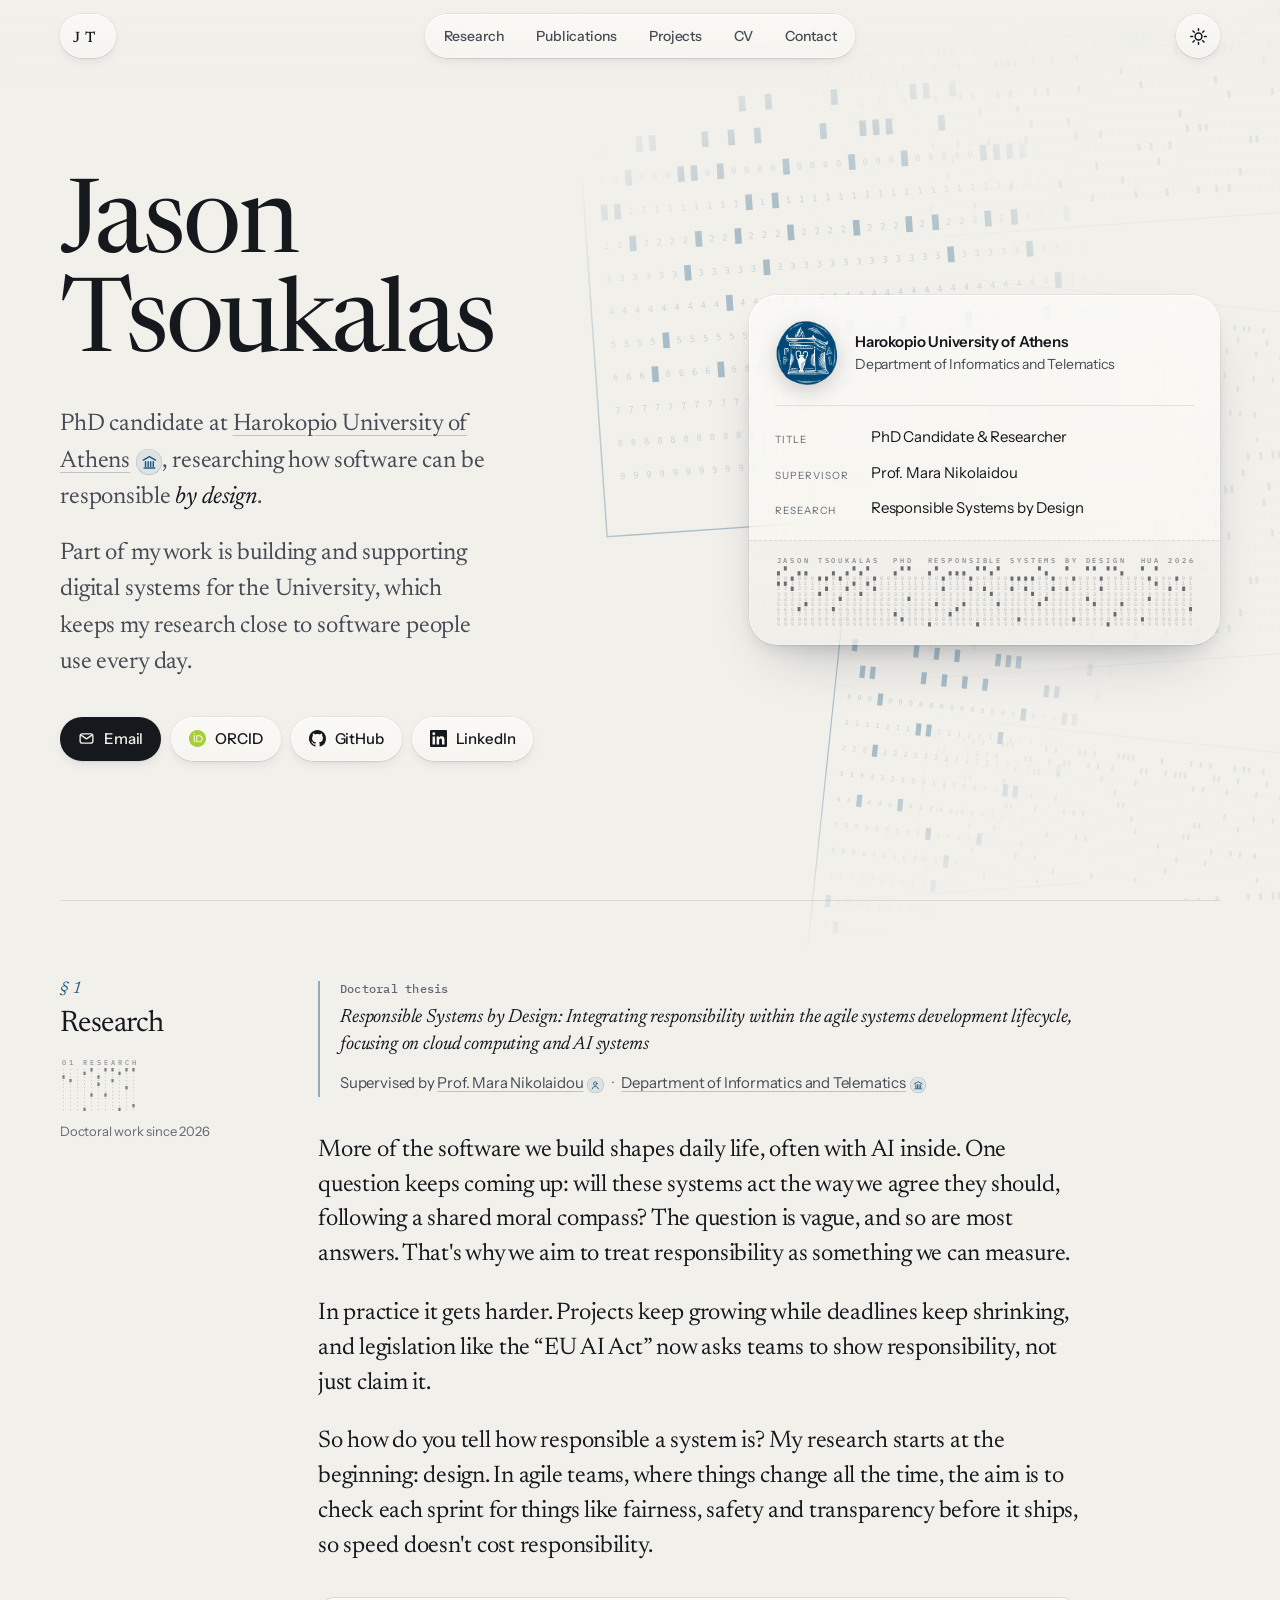
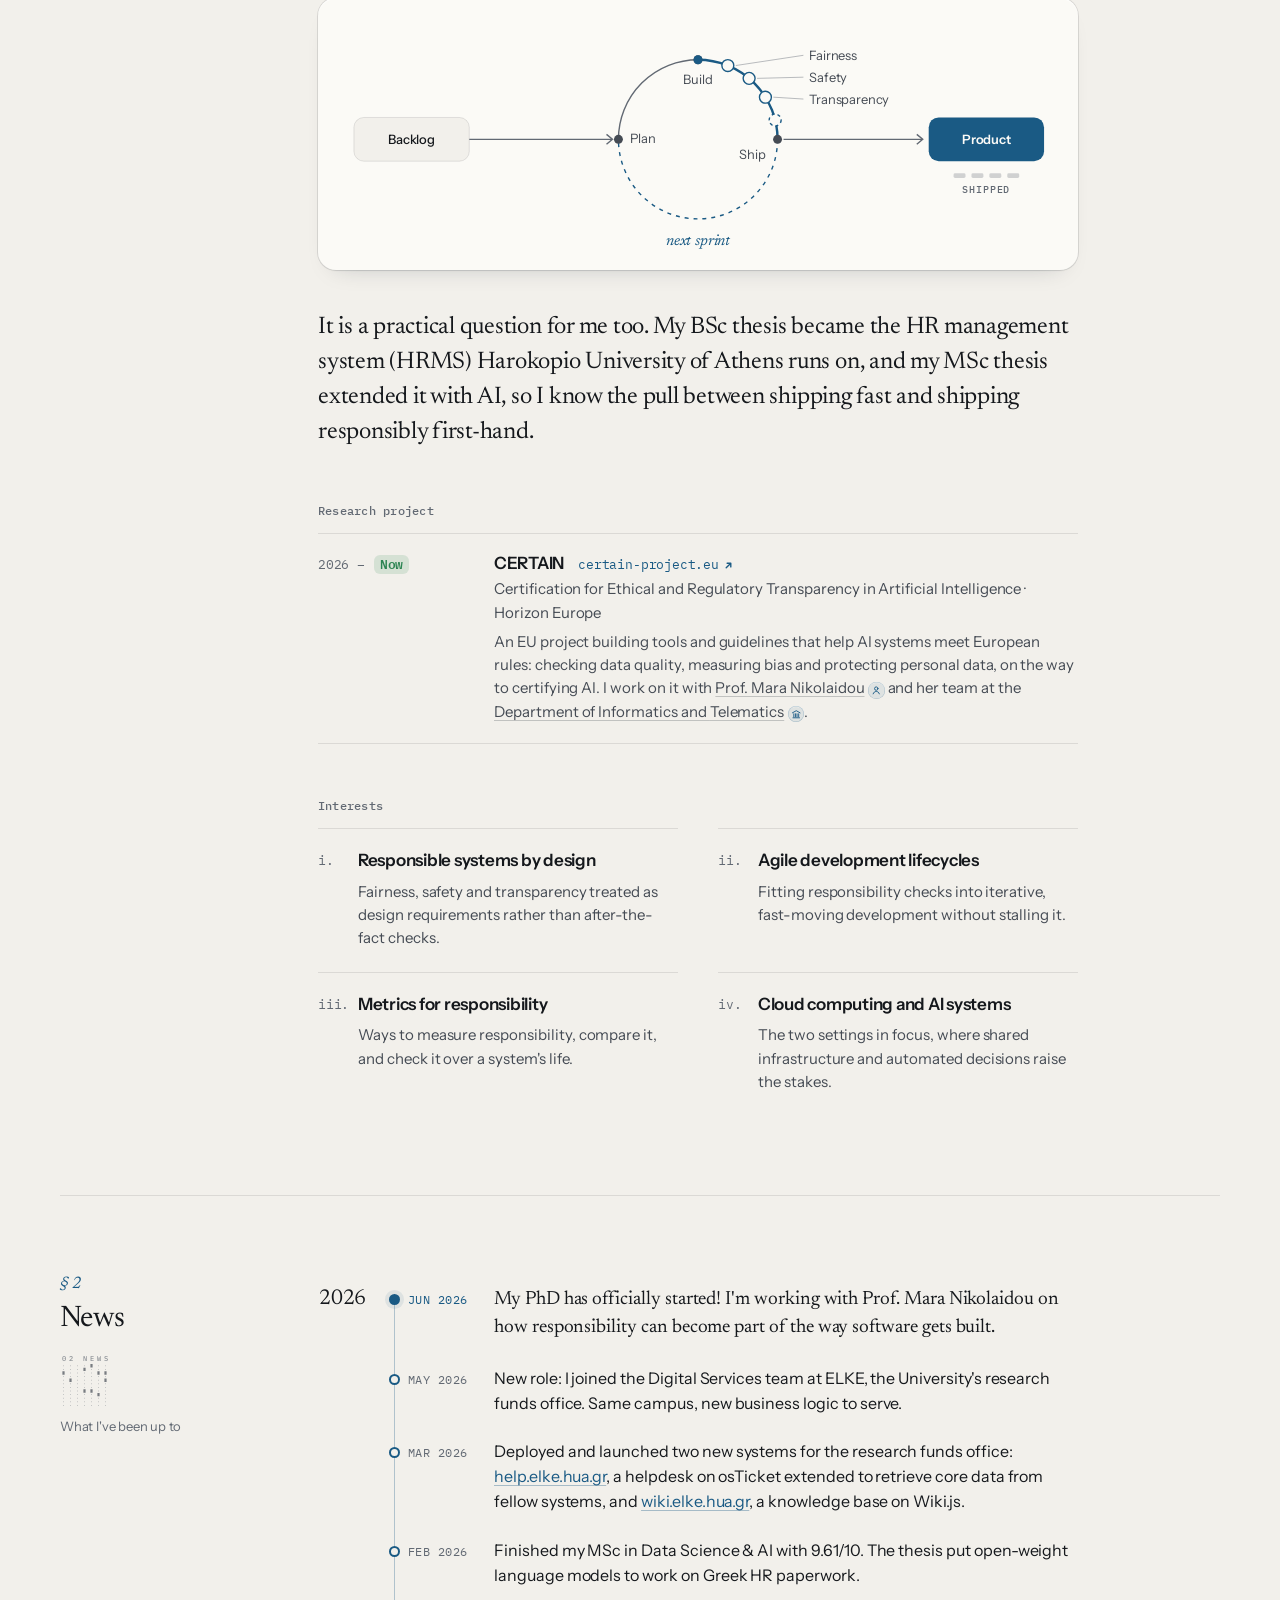
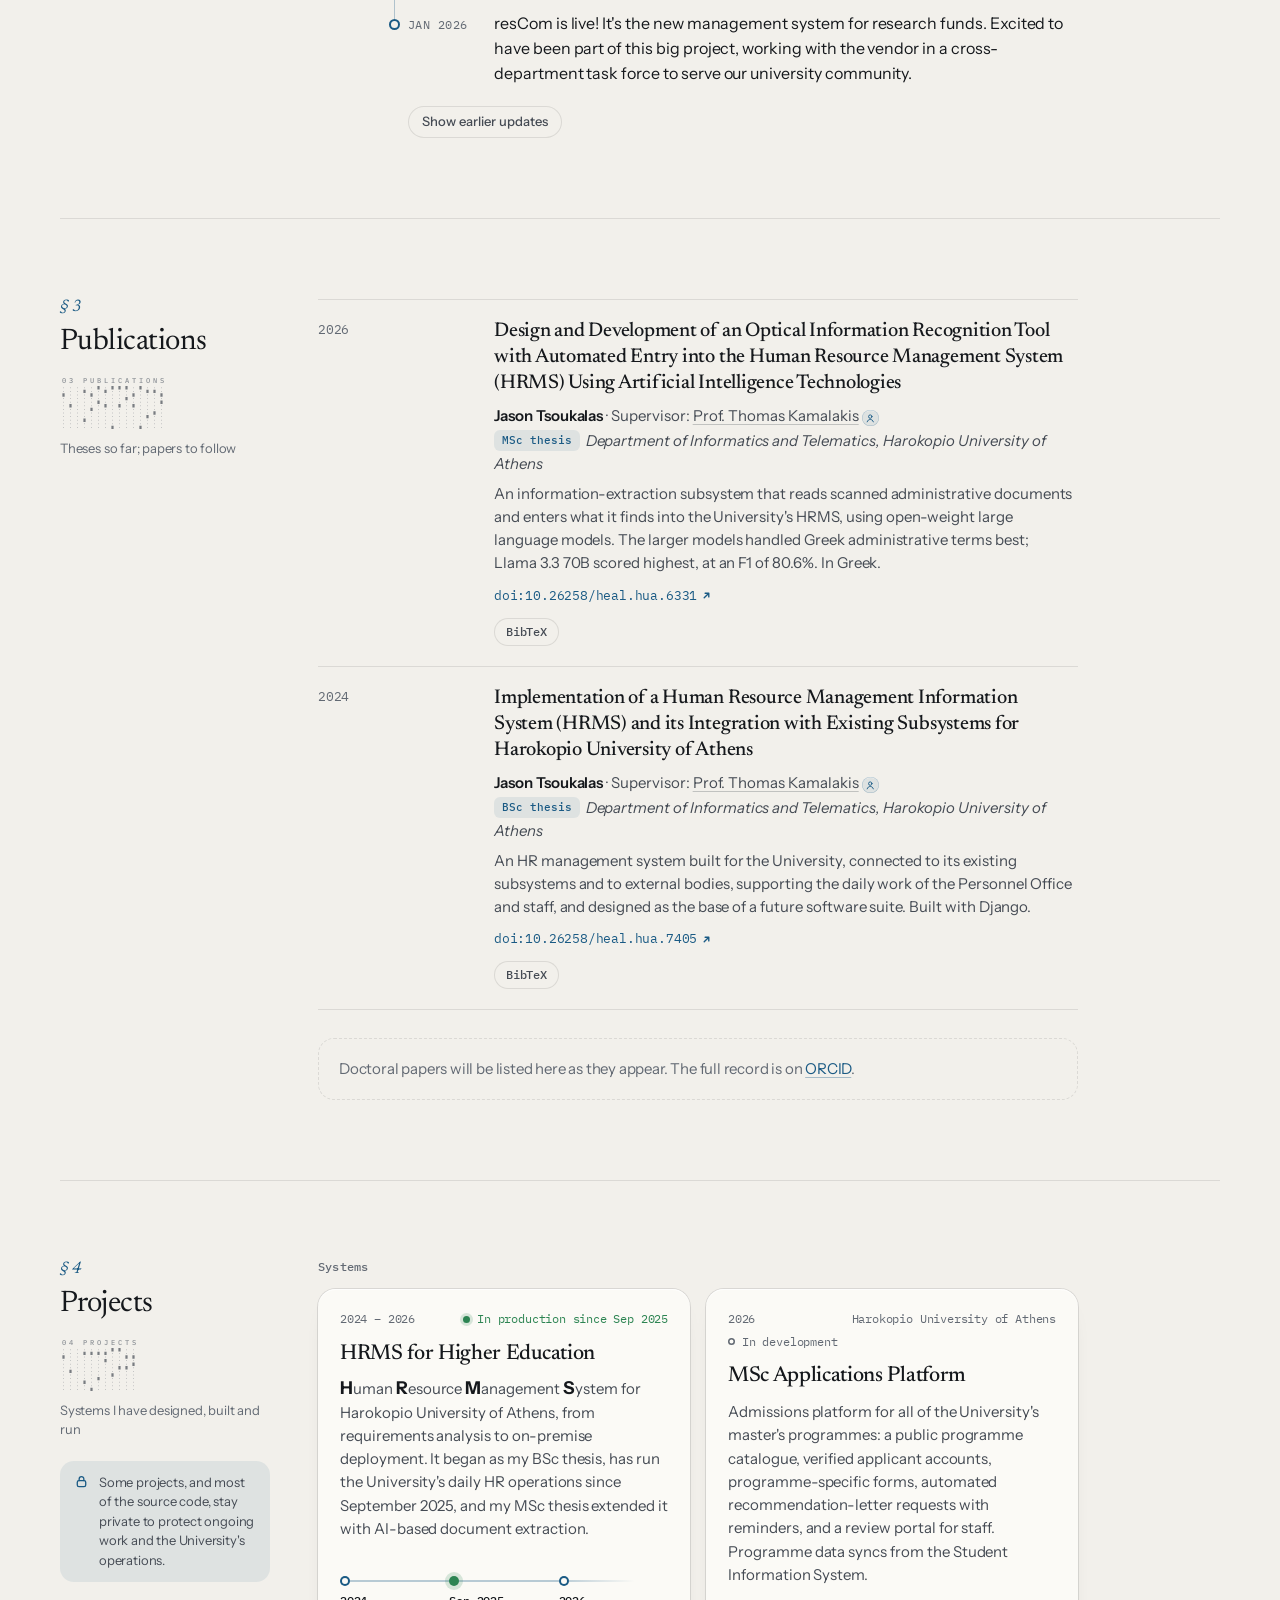
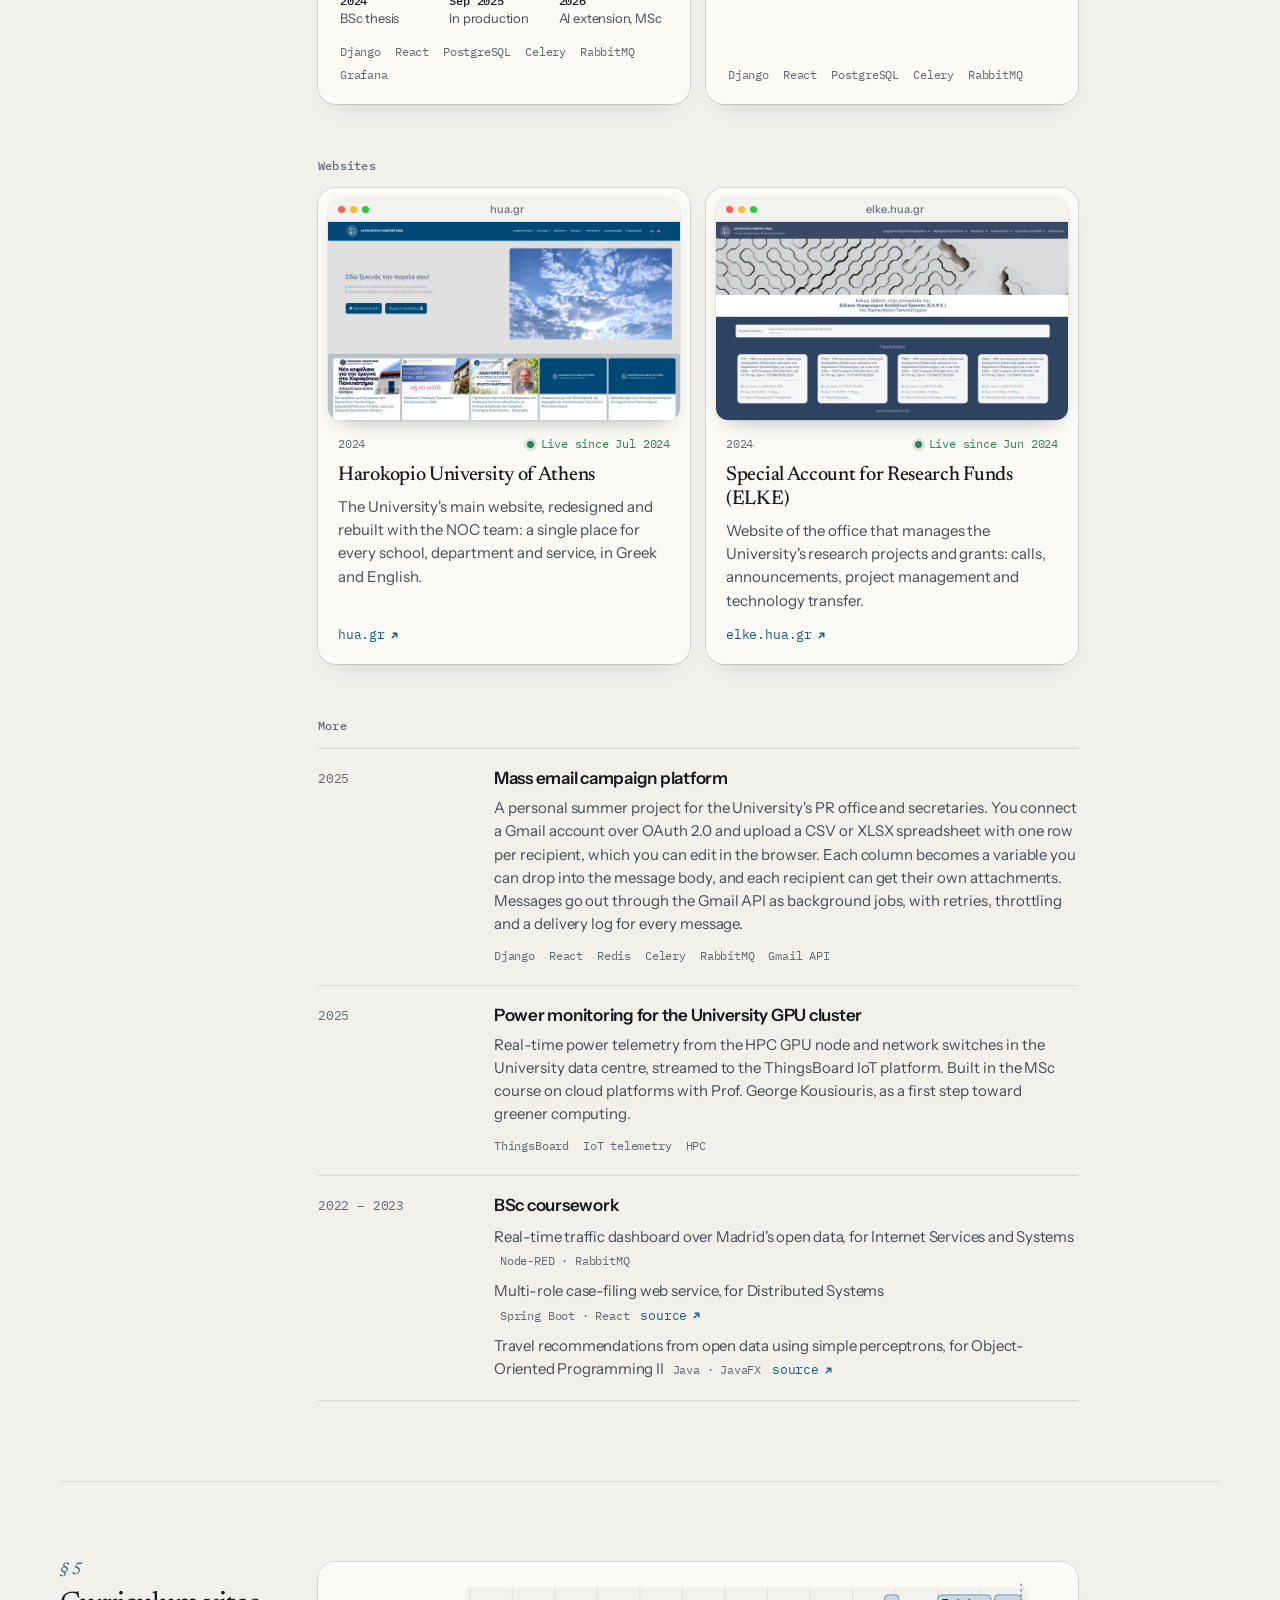
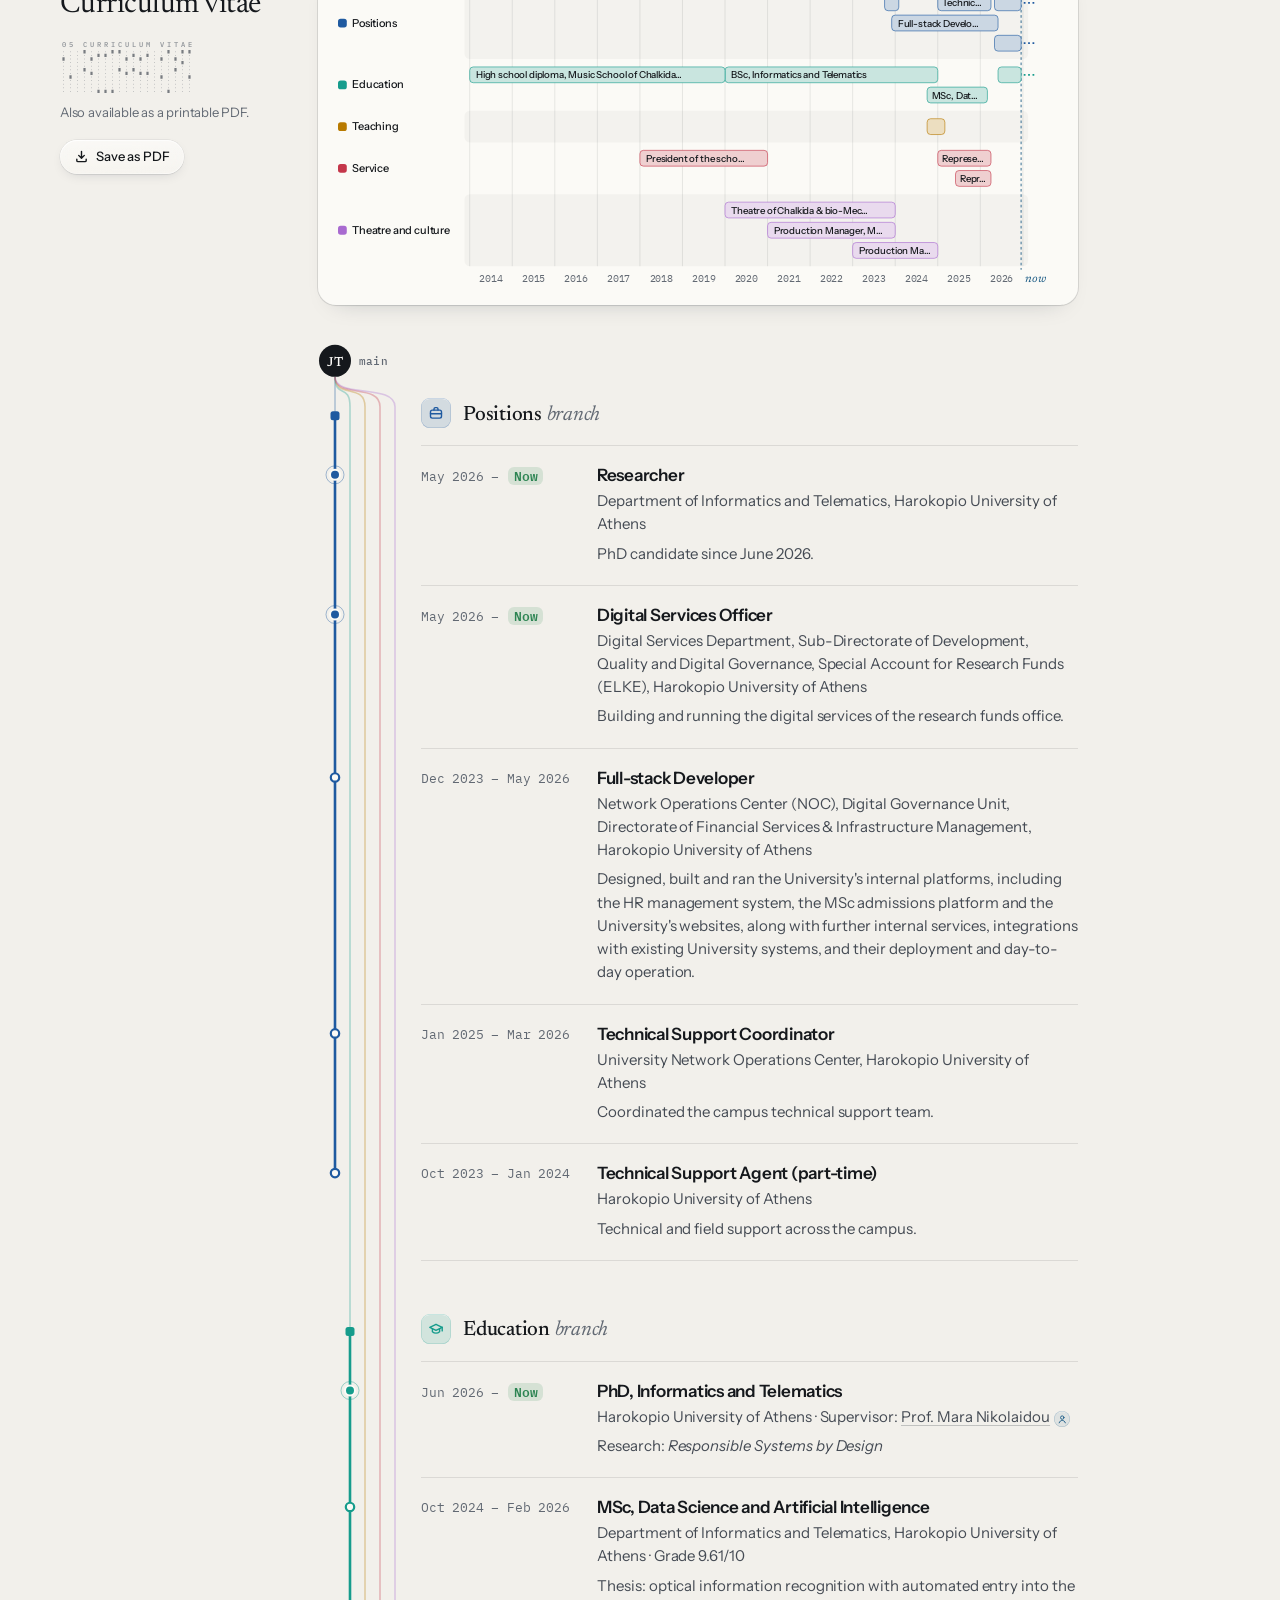
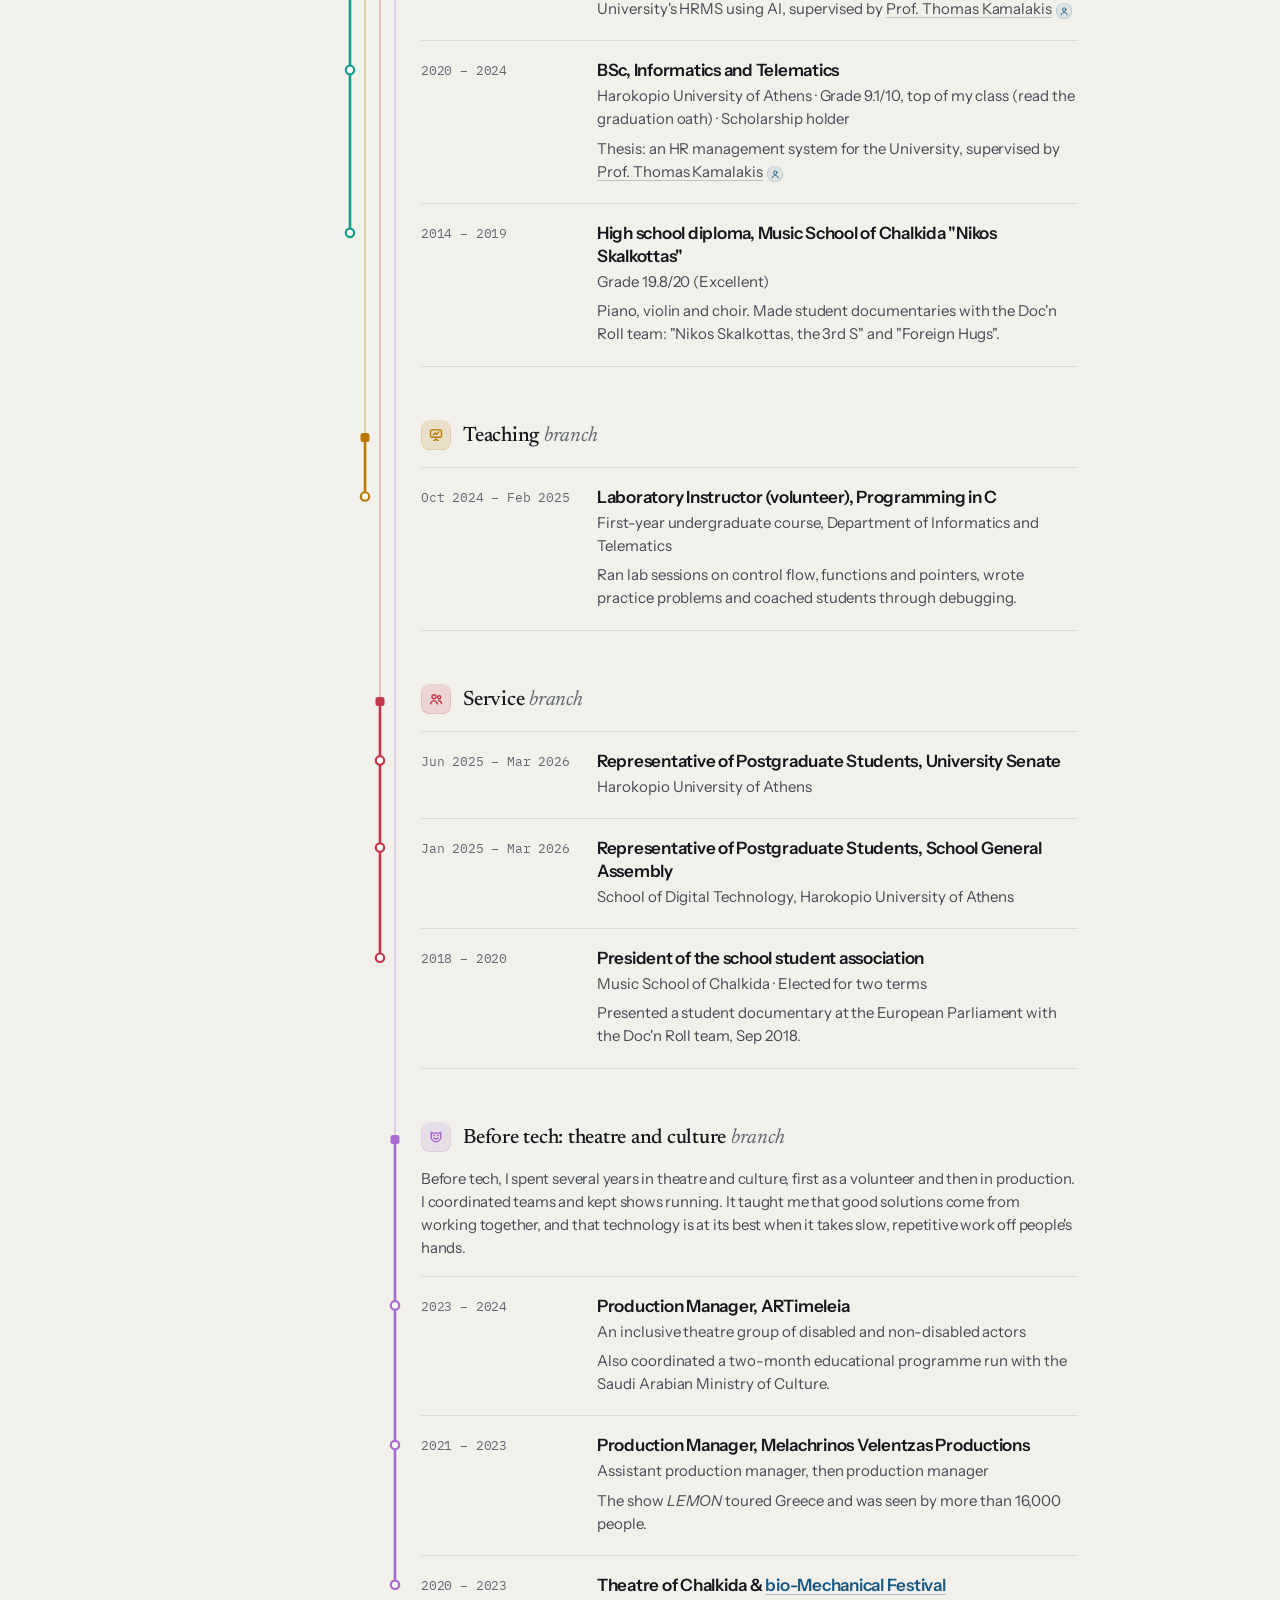
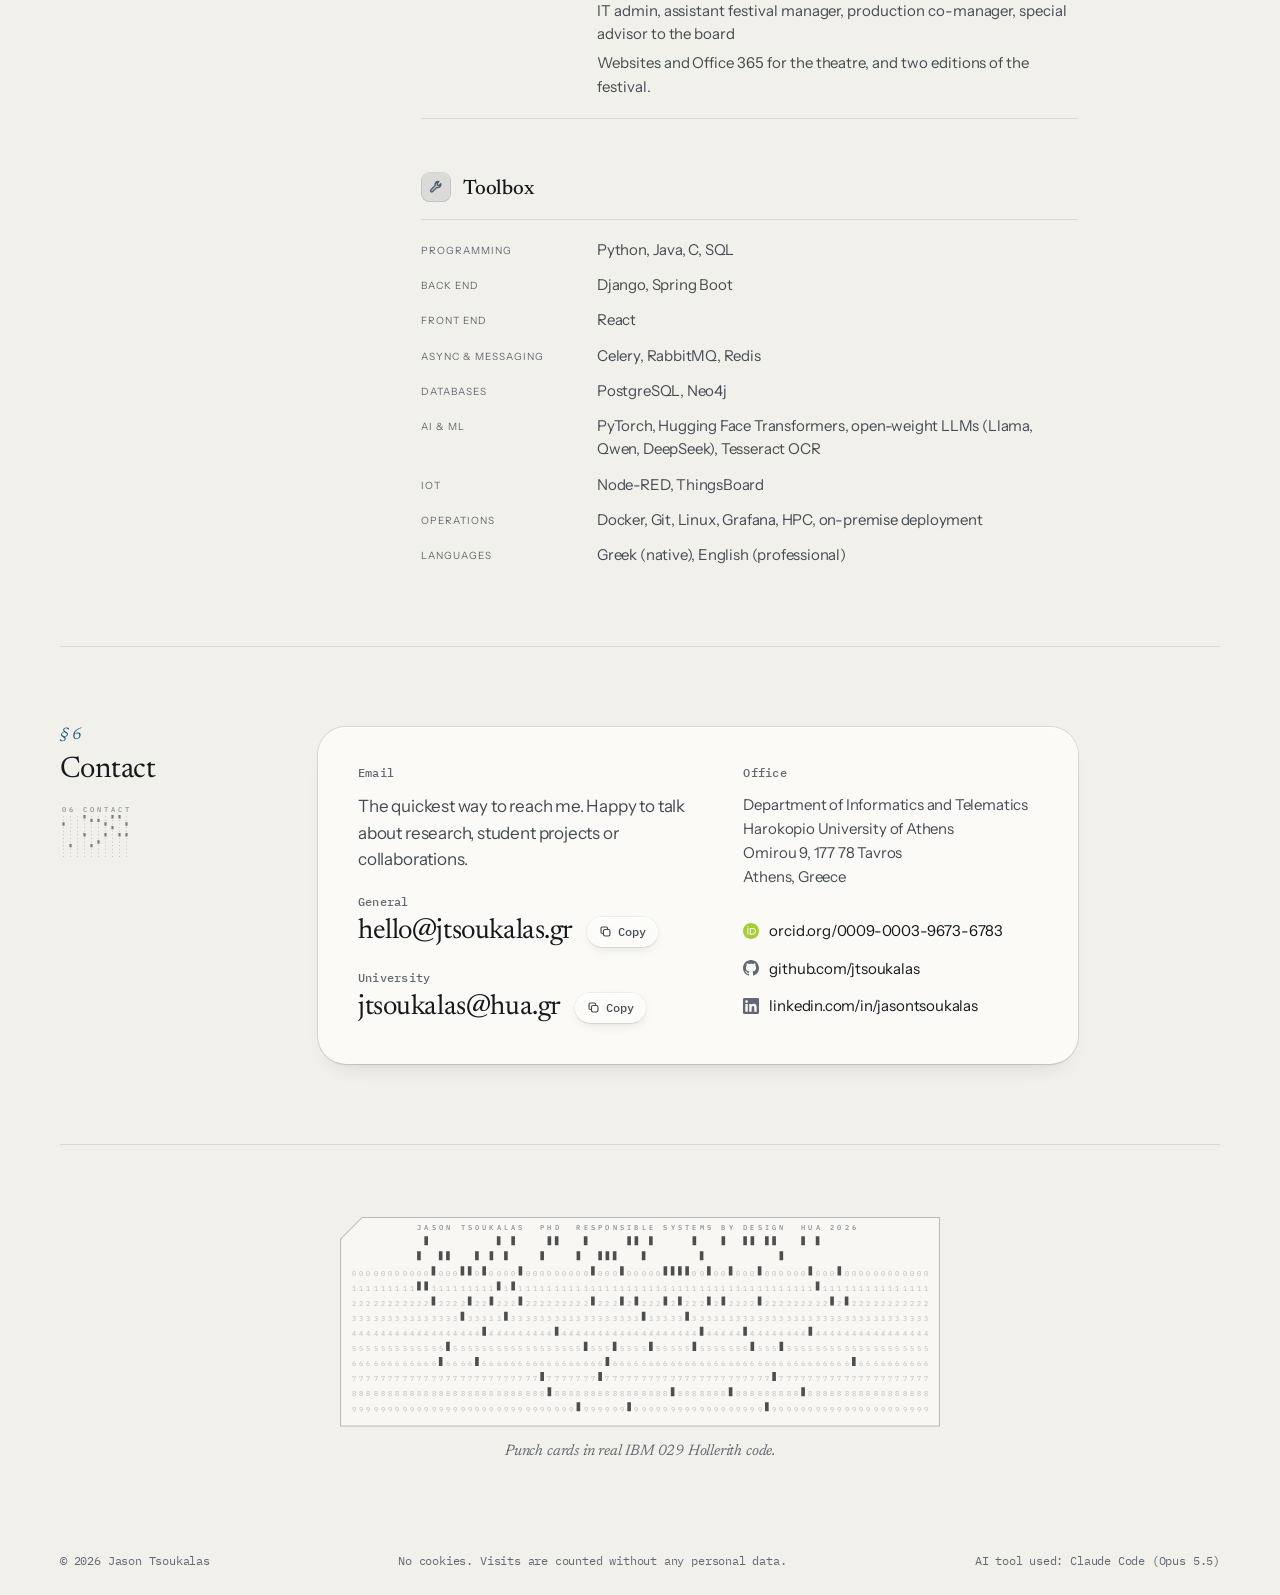
<file: index.html>
<!doctype html>
<html lang="en" data-pattern="punch" data-news="log" data-punch="stub bands footer" data-cvlist="git">
<head>
  <meta charset="utf-8">
  <meta name="viewport" content="width=device-width, initial-scale=1, viewport-fit=cover">
  <title>Jason Tsoukalas · PhD Candidate, Harokopio University of Athens</title>
  <meta name="description" content="Jason Tsoukalas (Ιάσονας Τσουκαλάς) is a PhD candidate at the Department of Informatics and Telematics, Harokopio University of Athens, researching Responsible Systems by Design.">
  <meta name="author" content="Jason Tsoukalas">
  <meta name="keywords" content="Jason Tsoukalas, Ιάσονας Τσουκαλάς, Ιάσων Τσουκαλάς, Θεόφιλος Τσουκαλάς, Θεόφιλος Ιάσων Τσουκαλάς, Theofilos-Iason Tsoukalas">
  <link rel="canonical" href="https://jtsoukalas.gr/">

  <meta property="og:type" content="profile">
  <meta property="og:title" content="Jason Tsoukalas">
  <meta property="og:description" content="PhD candidate at Harokopio University of Athens, researching how software can be responsible by design.">
  <meta property="og:url" content="https://jtsoukalas.gr/">
  <meta property="og:site_name" content="Jason Tsoukalas">
  <meta property="og:locale" content="en_US">
  <meta property="og:image" content="https://jtsoukalas.gr/assets/img/og-image.png">
  <meta property="og:image:type" content="image/png">
  <meta property="og:image:width" content="1200">
  <meta property="og:image:height" content="630">
  <meta property="og:image:alt" content="Jason Tsoukalas, PhD candidate and full-stack developer, with a punched computer card.">
  <meta name="twitter:title" content="Jason Tsoukalas">
  <meta name="twitter:description" content="PhD candidate at Harokopio University of Athens, researching how software can be responsible by design.">
  <meta name="twitter:image" content="https://jtsoukalas.gr/assets/img/og-image.png">
  <meta name="twitter:image:alt" content="Jason Tsoukalas, PhD candidate and full-stack developer, with a punched computer card.">
  <meta name="twitter:card" content="summary_large_image">

  <meta name="theme-color" content="#f2f0eb" media="(prefers-color-scheme: light)">
  <meta name="theme-color" content="#0b0e12" media="(prefers-color-scheme: dark)">
  <meta name="color-scheme" content="light dark">
  <link rel="icon" href="assets/favicon.svg" type="image/svg+xml">

  <!-- Apply a saved appearance before first paint so the page never flashes the wrong theme -->
  <script>
    (function () {
      try {
        var t = localStorage.getItem("theme");
        if (t === "light" || t === "dark") document.documentElement.dataset.theme = t;
      } catch (e) {}
    })();
  </script>

  <link rel="preconnect" href="https://fonts.googleapis.com">
  <link rel="preconnect" href="https://fonts.gstatic.com" crossorigin>
  <link rel="stylesheet" href="https://fonts.googleapis.com/css2?family=Newsreader:ital,opsz,wght@0,6..72,300..600;1,6..72,300..500&family=Instrument+Sans:wght@400..600&family=IBM+Plex+Mono:ital,wght@0,400;0,500;1,400&display=swap">
  <link rel="stylesheet" href="assets/css/site.css">
  <link rel="stylesheet" href="assets/css/refine.css">

  <script type="application/ld+json">
  {
    "@context": "https://schema.org",
    "@type": "Person",
    "name": "Jason Tsoukalas",
    "alternateName": ["Ιάσονας Τσουκαλάς", "Ιάσων Τσουκαλάς", "Θεόφιλος Τσουκαλάς", "Θεόφιλος Ιάσων Τσουκαλάς", "Theofilos-Iason Tsoukalas"],
    "url": "https://jtsoukalas.gr/",
    "jobTitle": "PhD Candidate",
    "affiliation": {
      "@type": "CollegeOrUniversity",
      "name": "Harokopio University of Athens",
      "url": "https://www.hua.gr/en/",
      "department": { "@type": "Organization", "name": "Department of Informatics and Telematics", "url": "https://dit.hua.gr/en" }
    },
    "alumniOf": { "@type": "CollegeOrUniversity", "name": "Harokopio University of Athens" },
    "address": { "@type": "PostalAddress", "addressLocality": "Athens", "addressCountry": "GR" },
    "knowsAbout": ["Responsible systems by design", "Agile software development", "Cloud computing", "AI systems", "Information extraction", "Full-stack web development"],
    "knowsLanguage": ["el", "en"],
    "sameAs": [
      "https://orcid.org/0009-0003-9673-6783",
      "https://github.com/jtsoukalas",
      "https://www.linkedin.com/in/jasontsoukalas/"
    ]
  }
  </script>

  <script src="assets/js/site.js" defer></script>
  <script src="assets/js/refine.js" defer></script>
  <script src="assets/js/visits.js" defer></script>
</head>
<body id="top">
  <a class="skip" href="#main">Skip to content</a>

  <div class="field" aria-hidden="true"><i class="o1"></i><i class="o2"></i><i class="o3"></i><i class="o4"></i></div>
  <div class="grain" aria-hidden="true"></div>
  <div class="edge" aria-hidden="true"></div>
  <div class="edge edge--bottom" aria-hidden="true"></div>

  <header class="topbar">
    <div class="topbar__inner">
      <!-- The initials unfold into the full name once the big name scrolls away (see site.js) -->
      <a class="brand glass" href="#top" aria-label="Jason Tsoukalas, back to top">
        <span class="brand__name" aria-hidden="true"><span>J</span><span class="brand__x"><span class="brand__clip"><span style="--i:0">a</span><span style="--i:1">s</span><span style="--i:2">o</span><span style="--i:3">n</span><span style="--i:4">&nbsp;</span></span></span><span>T</span><span class="brand__x"><span class="brand__clip"><span style="--i:5">s</span><span style="--i:6">o</span><span style="--i:7">u</span><span style="--i:8">k</span><span style="--i:9">a</span><span style="--i:10">l</span><span style="--i:11">a</span><span style="--i:12">s</span></span></span></span>
        <span class="brand__measure" aria-hidden="true">Jason Tsoukalas</span>
      </a>

      <nav class="tabs glass" aria-label="Sections">
        <span class="lens" aria-hidden="true"></span>
        <a href="#research">Research</a>
        <a href="#publications"><span class="long">Publications</span><span class="short">Papers</span></a>
        <a href="#projects">Projects</a>
        <a href="#cv">CV</a>
        <a href="#contact">Contact</a>
      </nav>

      <button class="theme-toggle glass" type="button" aria-label="Switch appearance">
        <svg class="icon-sun" viewBox="0 0 20 20" fill="none" stroke="currentColor" stroke-width="1.6" stroke-linecap="round" aria-hidden="true"><circle cx="10" cy="10" r="3.6"/><path d="M10 1.8v2M10 16.2v2M1.8 10h2M16.2 10h2M4.2 4.2l1.4 1.4M14.4 14.4l1.4 1.4M4.2 15.8l1.4-1.4M14.4 5.6l1.4-1.4"/></svg>
        <svg class="icon-moon" viewBox="0 0 20 20" fill="none" stroke="currentColor" stroke-width="1.6" stroke-linejoin="round" aria-hidden="true"><path d="M16.5 12.3A7 7 0 0 1 7.7 3.5a7 7 0 1 0 8.8 8.8z"/></svg>
      </button>
    </div>
  </header>

  <main id="main" class="wrap">

    <!-- ============================================================ -->
    <!-- Intro                                                         -->
    <!-- ============================================================ -->
    <section class="hero" aria-labelledby="name">
      <div>
        <h1 id="name">Jason Tsoukalas</h1>
        <p class="print-only print-contact"><span class="js-email" data-user="jtsoukalas" data-domain="hua.gr">jtsoukalas [at] hua.gr</span> · jtsoukalas.gr · orcid.org/0009-0003-9673-6783 · github.com/jtsoukalas · linkedin.com/in/jasontsoukalas</p>
        <div class="hero__lede">
          <p>
            PhD candidate at
            <a class="ref" href="https://www.hua.gr/en/">Harokopio University of <span class="nowrap">Athens<span class="ref__icon" aria-hidden="true"><svg viewBox="0 0 16 16" fill="none" stroke="currentColor" stroke-width="1.4" stroke-linecap="round" stroke-linejoin="round"><path d="M2.2 5.8 8 2.6l5.8 3.2M3 13.4h10M4.3 7.3v4.5M6.8 7.3v4.5M9.2 7.3v4.5M11.7 7.3v4.5"/></svg></span></span></a>,
            researching how software can be responsible <em>by&nbsp;design</em>.
          </p>
          <p>
            Part of my work is building and supporting digital systems for the University, which keeps my research close to
            software people use every&nbsp;day.
          </p>
        </div>
        <div class="actions">
          <a class="btn btn--solid js-email" href="#contact" data-user="hello" data-domain="jtsoukalas.gr">
            <svg viewBox="0 0 20 20" fill="none" stroke="currentColor" stroke-width="1.6" stroke-linecap="round" stroke-linejoin="round" aria-hidden="true"><rect x="2.5" y="4.5" width="15" height="11" rx="2.5"/><path d="M3.5 6l6.5 4.5L16.5 6"/></svg>
            Email
          </a>
          <a class="btn glass" href="https://orcid.org/0009-0003-9673-6783" rel="me">
            <svg class="icon-orcid" viewBox="0 0 24 24" fill="currentColor" aria-hidden="true"><path d="M12 0C5.372 0 0 5.372 0 12s5.372 12 12 12 12-5.372 12-12S18.628 0 12 0zM7.369 4.378c.525 0 .947.431.947.947s-.422.947-.947.947a.95.95 0 0 1-.947-.947c0-.525.422-.947.947-.947zm-.722 3.038h1.444v10.041H6.647V7.416zm3.562 0h3.9c3.712 0 5.344 2.653 5.344 5.025 0 2.578-2.016 5.025-5.325 5.025h-3.919V7.416zm1.444 1.303v7.444h2.297c3.272 0 4.022-2.484 4.022-3.722 0-2.016-1.284-3.722-4.097-3.722h-2.222z"/></svg>
            ORCID
          </a>
          <a class="btn glass" href="https://github.com/jtsoukalas" rel="me">
            <svg viewBox="0 0 16 16" fill="currentColor" aria-hidden="true"><path d="M8 0C3.58 0 0 3.58 0 8c0 3.54 2.29 6.53 5.47 7.59.4.07.55-.17.55-.38 0-.19-.01-.82-.01-1.49-2.01.37-2.53-.49-2.69-.94-.09-.23-.48-.94-.82-1.13-.28-.15-.68-.52-.01-.53.63-.01 1.08.58 1.23.82.72 1.21 1.87.87 2.33.66.07-.52.28-.87.51-1.07-1.78-.2-3.64-.89-3.64-3.95 0-.87.31-1.59.82-2.15-.08-.2-.36-1.02.08-2.12 0 0 .67-.21 2.2.82.64-.18 1.32-.27 2-.27.68 0 1.36.09 2 .27 1.53-1.04 2.2-.82 2.2-.82.44 1.1.16 1.92.08 2.12.51.56.82 1.27.82 2.15 0 3.07-1.87 3.75-3.65 3.95.29.25.54.73.54 1.48 0 1.07-.01 1.93-.01 2.2 0 .21.15.46.55.38A8.01 8.01 0 0 0 16 8c0-4.42-3.58-8-8-8z"/></svg>
            GitHub
          </a>
          <a class="btn glass" href="https://www.linkedin.com/in/jasontsoukalas/" rel="me">
            <svg viewBox="0 0 24 24" fill="currentColor" aria-hidden="true"><path d="M20.45 20.45h-3.55v-5.57c0-1.33-.03-3.04-1.85-3.04-1.85 0-2.14 1.45-2.14 2.94v5.67H9.35V9h3.41v1.56h.05c.48-.9 1.64-1.85 3.37-1.85 3.6 0 4.27 2.37 4.27 5.46v6.28zM5.34 7.43a2.06 2.06 0 1 1 0-4.13 2.06 2.06 0 0 1 0 4.13zM7.12 20.45H3.56V9h3.56v11.45zM22.22 0H1.77C.79 0 0 .77 0 1.73v20.54C0 23.23.79 24 1.77 24h20.45c.98 0 1.78-.77 1.78-1.73V1.73C24 .77 23.2 0 22.22 0z"/></svg>
            LinkedIn
          </a>
        </div>
      </div>

      <aside class="card glass glass--float" aria-label="At a glance">
        <div class="card__head">
          <a class="card__seal" href="https://www.hua.gr/en/" tabindex="-1" aria-hidden="true">
            <img class="seal seal--light" src="assets/img/hua-seal-blue.png" alt="" width="64" height="64">
            <img class="seal seal--dark" src="assets/img/hua-seal-white.png" alt="" width="64" height="64">
          </a>
          <div>
            <p class="card__org"><a href="https://www.hua.gr/en/">Harokopio University of Athens</a></p>
            <p class="card__dept"><a href="https://dit.hua.gr/en">Department of Informatics and Telematics</a></p>
          </div>
        </div>
        <dl class="facts">
          <dt>title</dt>
          <dd>PhD Candidate &amp; Researcher</dd>
          <dt>supervisor</dt>
          <dd><a href="https://mara.dit.people.hua.gr/">Prof. Mara Nikolaidou</a></dd>
          <dt>research</dt>
          <dd>Responsible Systems by Design</dd>
        </dl>
      </aside>
    </section>

    <!-- ============================================================ -->
    <!-- Research                                                      -->
    <!-- ============================================================ -->
    <section class="section" id="research" aria-labelledby="research-title">
      <div class="section__head">
        <span class="section__num">§ 1</span>
        <h2 id="research-title">Research</h2>
        <p class="section__note">Doctoral work since 2026</p>
      </div>
      <div class="section__body">
        <figure class="thesis">
          <figcaption class="thesis__label">Doctoral thesis</figcaption>
          <p class="thesis__title">Responsible Systems by Design: Integrating responsibility within the agile systems development lifecycle, focusing on cloud computing and AI systems</p>
          <p class="thesis__meta">
            Supervised by <a class="ref" href="https://mara.dit.people.hua.gr/">Prof. Mara <span class="nowrap">Nikolaidou<span class="ref__icon" aria-hidden="true"><svg viewBox="0 0 16 16" fill="none" stroke="currentColor" stroke-width="1.4" stroke-linecap="round"><circle cx="8" cy="5.5" r="2.6"/><path d="M3.3 13.5c.8-2.4 2.5-3.7 4.7-3.7s3.9 1.3 4.7 3.7"/></svg></span></span></a><span class="sep" aria-hidden="true">·</span><a class="ref" href="https://dit.hua.gr/en">Department of Informatics and <span class="nowrap">Telematics<span class="ref__icon" aria-hidden="true"><svg viewBox="0 0 16 16" fill="none" stroke="currentColor" stroke-width="1.4" stroke-linecap="round" stroke-linejoin="round"><path d="M2.2 5.8 8 2.6l5.8 3.2M3 13.4h10M4.3 7.3v4.5M6.8 7.3v4.5M9.2 7.3v4.5M11.7 7.3v4.5"/></svg></span></span></a>
          </p>
        </figure>

        <p class="statement">
          More of the software we build shapes daily life, often with AI inside. One question keeps coming up: will these
          systems act the way we agree they should, following a shared moral compass? The question is vague, and so are most
          answers. That's why we aim to treat responsibility as something we can measure.
        </p>
        <p class="statement">
          In practice it gets harder. Projects keep growing while deadlines keep shrinking, and legislation like the &ldquo;EU AI Act&rdquo; now
          asks teams to show responsibility, not just claim it.
        </p>
        <p class="statement">
          So how do you tell how responsible a system is? My research starts at the beginning: design. In agile teams, where
          things change all the time, the aim is to check each sprint for things like fairness, safety and transparency before
          it ships, so speed doesn't cost responsibility.
        </p>
        <!-- Research: the sprint cycle (replaces the old <figure class="sprint">). Static drawing at rest; refine.js animates it. -->
        <figure class="sprint cycle" data-anim="3" data-story="1" data-ret="held" data-fail="2" aria-label="Diagram: a sprint cycle. Plan, build, then checks for fairness, safety and transparency on the way to ship. Shipped sprints go into the product; a sprint that fails a check goes round the return path to the next sprint.">
        <svg viewBox="0 0 720 236" aria-hidden="true">
        <path class="a-track" d="M280 120 A80 80 0 0 1 360 40 A80 80 0 0 1 440 120 A80 80 0 0 1 280 120"/>
        <rect class="box" x="14" y="98" width="116" height="44" rx="10"/><text x="72" y="125" text-anchor="middle">Backlog</text>
        <path class="ln" d="M130 120 H274 M268 115 l6 5 -6 5"/>
        <path class="ln" d="M280 120 A80 80 0 0 1 360 40"/>
        <path class="ln ln--acc ln--thick" d="M360 40 A80 80 0 0 1 440 120"/>
        <path class="ln ln--acc ln--dash" d="M440 120 A80 80 0 0 1 280 120"/>
        <circle class="node" cx="280" cy="120" r="4.5"/>
        <circle class="node" cx="360" cy="40" r="4.5"/>
        <circle class="node" cx="440" cy="120" r="4.5"/>
        <text class="lab" x="292" y="124">Plan</text><text class="lab" x="360" y="64" text-anchor="middle">Build</text><text class="lab" x="428" y="140" text-anchor="end">Ship</text>
        <g class="a-gate" data-f="0.311"><circle class="gate" cx="390.0" cy="45.8" r="6"/><circle class="pip a-pip" cx="390.0" cy="45.8" r="2.4"/><path class="a-x" d="M387.0 42.8 l6 6 M393.0 42.8 l-6 6"/></g>
        <path class="leader" d="M398.0 45.8 L466 35.5"/>
        <text class="lab" x="472" y="40.0">Fairness</text>
        <g class="a-gate" data-f="0.361"><circle class="gate" cx="411.4" cy="58.7" r="6"/><circle class="pip a-pip" cx="411.4" cy="58.7" r="2.4"/><path class="a-x" d="M408.4 55.7 l6 6 M414.4 55.7 l-6 6"/></g>
        <path class="leader" d="M419.4 58.7 L466 57.5"/>
        <text class="lab" x="472" y="62.0">Safety</text>
        <g class="a-gate" data-f="0.411"><circle class="gate" cx="427.8" cy="77.6" r="6"/><circle class="pip a-pip" cx="427.8" cy="77.6" r="2.4"/><path class="a-x" d="M424.8 74.6 l6 6 M430.8 74.6 l-6 6"/></g>
        <path class="leader" d="M435.8 77.6 L466 79.5"/>
        <text class="lab" x="472" y="84.0">Transparency</text>
        <g class="a-gate a-more" data-f="0.461"><circle class="gate gate--open" cx="437.6" cy="100.6" r="6"/></g>
        <text class="note a-next" x="360" y="226" text-anchor="middle">next sprint</text>
        <path class="ln" d="M446 120 H586 M580 115 l6 5 -6 5"/>
        <rect class="box box--out a-product" x="592" y="98" width="116" height="44" rx="10"/><rect class="a-ring" x="592" y="98" width="116" height="44" rx="10"/><text class="out" x="650" y="125" text-anchor="middle">Product</text>
        <text class="note a-held" x="516" y="146" text-anchor="middle">not shipped</text>
        <g class="a-inc"><text class="eyebrow" x="650" y="174" text-anchor="middle">SHIPPED</text><rect x="617" y="154" width="12" height="5" rx="1.5"/><rect x="635" y="154" width="12" height="5" rx="1.5"/><rect x="653" y="154" width="12" height="5" rx="1.5"/><rect x="671" y="154" width="12" height="5" rx="1.5"/></g>
        <circle class="pip a-dot2" cx="446" cy="120" r="4"/>
        <circle class="pip a-dot" cx="130" cy="120" r="4.5"/>
        </svg>
        </figure>
        <p class="statement">
          It is a practical question for me too. My BSc thesis became the HR management system (HRMS) <a class="org" href="https://www.hua.gr/en/">Harokopio University of Athens</a> runs on,
          and my MSc thesis extended it with AI, so I know the pull between shipping fast and shipping responsibly first-hand.
        </p>

        <h3 class="subhead">Research project</h3>
        <ol class="rows">
          <li class="row">
            <span class="row__when">2026 – <span class="now">Now</span></span>
            <div class="row__what">
              <div class="row__title">
                <h3>CERTAIN</h3>
                <a class="out" href="https://certain-project.eu/">certain-project.eu <svg viewBox="0 0 12 12" fill="none" stroke="currentColor" stroke-width="1.5" stroke-linecap="round" stroke-linejoin="round" aria-hidden="true"><path d="M3.5 8.5l5-5M4.5 3.5h4v4"/></svg></a>
              </div>
              <p class="where">Certification for Ethical and Regulatory Transparency in Artificial Intelligence · Horizon Europe</p>
              <p>
                An EU project building tools and guidelines that help AI systems meet European rules: checking data quality,
                measuring bias and protecting personal data, on the way to certifying AI. I work on it with
                <a class="ref" href="https://mara.dit.people.hua.gr/">Prof. Mara <span class="nowrap">Nikolaidou<span class="ref__icon" aria-hidden="true"><svg viewBox="0 0 16 16" fill="none" stroke="currentColor" stroke-width="1.4" stroke-linecap="round"><circle cx="8" cy="5.5" r="2.6"/><path d="M3.3 13.5c.8-2.4 2.5-3.7 4.7-3.7s3.9 1.3 4.7 3.7"/></svg></span></span></a> and her team at the <a class="ref" href="https://dit.hua.gr/en">Department of Informatics and <span class="nowrap">Telematics<span class="ref__icon" aria-hidden="true"><svg viewBox="0 0 16 16" fill="none" stroke="currentColor" stroke-width="1.4" stroke-linecap="round" stroke-linejoin="round"><path d="M2.2 5.8 8 2.6l5.8 3.2M3 13.4h10M4.3 7.3v4.5M6.8 7.3v4.5M9.2 7.3v4.5M11.7 7.3v4.5"/></svg></span></span></a>.
              </p>
            </div>
          </li>
        </ol>

        <h3 class="subhead">Interests</h3>
        <ul class="interests">
          <li>
            <h3>Responsible systems by design</h3>
            <p>Fairness, safety and transparency treated as design requirements rather than after-the-fact checks.</p>
          </li>
          <li>
            <h3>Agile development lifecycles</h3>
            <p>Fitting responsibility checks into iterative, fast-moving development without stalling it.</p>
          </li>
          <li>
            <h3>Metrics for responsibility</h3>
            <p>Ways to measure responsibility, compare it, and check it over a system's life.</p>
          </li>
          <li>
            <h3>Cloud computing and AI systems</h3>
            <p>The two settings in focus, where shared infrastructure and automated decisions raise the stakes.</p>
          </li>
        </ul>
      </div>
    </section>

    <!-- ============================================================ -->
    <!-- News                                                          -->
    <!-- ============================================================ -->
    <section class="section" id="news" aria-labelledby="news-title">
      <div class="section__head">
        <span class="section__num">§ 2</span>
        <h2 id="news-title">News</h2>
        <p class="section__note">What I've been up to</p>
        <div class="news-nav" aria-label="Browse updates">
          <button class="news-nav__btn glass" type="button" data-news="-1" aria-label="Newer updates">
            <svg viewBox="0 0 16 16" fill="none" stroke="currentColor" stroke-width="1.6" stroke-linecap="round" stroke-linejoin="round" aria-hidden="true"><path d="M10 3.5 5.5 8l4.5 4.5"/></svg>
          </button>
          <button class="news-nav__btn glass" type="button" data-news="1" aria-label="Older updates">
            <svg viewBox="0 0 16 16" fill="none" stroke="currentColor" stroke-width="1.6" stroke-linecap="round" stroke-linejoin="round" aria-hidden="true"><path d="M6 3.5 10.5 8 6 12.5"/></svg>
          </button>
        </div>
      </div>
      <div class="section__body">
        <ol class="rows rows--news" reversed>
          <li class="row news-card glass glass--thick">
            <span class="row__when">Jun 2026</span>
            <div class="row__what">My PhD has officially started! I'm working with Prof. Mara Nikolaidou on how responsibility can become part of the way software gets built.</div>
          </li>
          <li class="row news-card glass glass--thick">
            <span class="row__when">May 2026</span>
            <div class="row__what">New role: I joined the Digital Services team at ELKE, the University's research funds office. Same campus, new business logic to serve.</div>
          </li>
          <li class="row news-card glass glass--thick">
            <span class="row__when">Mar 2026</span>
            <div class="row__what">Deployed and launched two new systems for the research funds office: <a class="link" href="https://help.elke.hua.gr/">help.elke.hua.gr</a>, a helpdesk on osTicket extended to retrieve core data from fellow systems, and <a class="link" href="https://wiki.elke.hua.gr/">wiki.elke.hua.gr</a>, a knowledge base on Wiki.js.</div>
          </li>
          <li class="row news-card glass glass--thick">
            <span class="row__when">Feb 2026</span>
            <div class="row__what">Finished my MSc in Data Science &amp; AI with 9.61/10. The thesis put open-weight language models to work on Greek HR paperwork.</div>
          </li>
          <li class="row news-card glass glass--thick">
            <span class="row__when">Jan 2026</span>
            <div class="row__what">resCom is live! It's the new management system for research funds. Excited to have been part of this big project, working with the vendor in a cross-department task force to serve our university community.</div>
          </li>
          <li class="row news-card glass glass--thick">
            <span class="row__when">Sep 2025</span>
            <div class="row__what">The HRMS went live across <a class="org" href="https://www.hua.gr/en/">Harokopio University of Athens</a>. It started as my BSc thesis, so seeing staff use it every day still feels a little unreal.</div>
          </li>
          <li class="row news-card glass glass--thick">
            <span class="row__when">Jun 2025</span>
            <div class="row__what">Fellow postgrads voted me onto the University Senate as their representative. Thank you for the trust.</div>
          </li>
          <li class="row news-card glass glass--thick">
            <span class="row__when">Feb 2025</span>
            <div class="row__what">"Green Wars", our team name for a cloud platforms project: we put the University's GPU node and network switches under live power monitoring.</div>
          </li>
          <li class="row news-card glass glass--thick">
            <span class="row__when">Oct 2024</span>
            <div class="row__what">Handed in my BSc thesis, the very first version of the HRMS, and started the MSc the same month.</div>
          </li>
          <li class="row news-card glass glass--thick">
            <span class="row__when">Oct 2024</span>
            <div class="row__what">Started running C lab sessions for first-year students, as a volunteer.</div>
          </li>
          <li class="row news-card glass glass--thick">
            <span class="row__when">Jul 2024</span>
            <div class="row__what">The new <a class="link" href="https://www.hua.gr">hua.gr</a> is live! The result of a busy few months of design and development with the NOC team.</div>
          </li>
          <li class="row news-card glass glass--thick">
            <span class="row__when">Jun 2024</span>
            <div class="row__what">The new <a class="link" href="https://elke.hua.gr/">elke.hua.gr</a> is live, the research funds office's website.</div>
          </li>
          <li class="row news-card glass glass--thick">
            <span class="row__when">Dec 2023</span>
            <div class="row__what">Joined the University's Network Operations Center as a full-stack developer.</div>
          </li>
        </ol>
      </div>
    </section>

    <!-- ============================================================ -->
    <!-- Publications                                                  -->
    <!-- To add a paper, copy one <li class="row pub"> block.          -->
    <!-- ============================================================ -->
    <section class="section" id="publications" aria-labelledby="publications-title">
      <div class="section__head">
        <span class="section__num">§ 3</span>
        <h2 id="publications-title">Publications</h2>
        <p class="section__note">Theses so far; papers to follow</p>
      </div>
      <div class="section__body">
        <ol class="rows" reversed>
          <li class="row pub">
            <span class="row__when">2026</span>
            <div class="row__what">
              <h3>Design and Development of an Optical Information Recognition Tool with Automated Entry into the Human Resource Management System (HRMS) Using Artificial Intelligence Technologies</h3>
              <p class="authors"><b>Jason Tsoukalas</b> · Supervisor: <a class="ref" href="https://thkam.dit.people.hua.gr/">Prof. Thomas <span class="nowrap">Kamalakis<span class="ref__icon" aria-hidden="true"><svg viewBox="0 0 16 16" fill="none" stroke="currentColor" stroke-width="1.4" stroke-linecap="round"><circle cx="8" cy="5.5" r="2.6"/><path d="M3.3 13.5c.8-2.4 2.5-3.7 4.7-3.7s3.9 1.3 4.7 3.7"/></svg></span></span></a></p>
              <p class="where"><span class="tag">MSc thesis</span><span class="venue"><a class="org" href="https://dit.hua.gr/en">Department of Informatics and Telematics</a>, <a class="org" href="https://www.hua.gr/en/">Harokopio University of Athens</a></span></p>
              <p>
                An information-extraction subsystem that reads scanned administrative documents and enters what it finds into the
                University's HRMS, using open-weight large language models. The larger models handled Greek administrative terms
                best; Llama&nbsp;3.3&nbsp;70B scored highest, at an F1 of 80.6%.
                In Greek.
              </p>
              <div class="pub-links">
                <a class="out" href="https://doi.org/10.26258/heal.hua.6331">doi:10.26258/heal.hua.6331 <svg viewBox="0 0 12 12" fill="none" stroke="currentColor" stroke-width="1.5" stroke-linecap="round" stroke-linejoin="round" aria-hidden="true"><path d="M3.5 8.5l5-5M4.5 3.5h4v4"/></svg></a>
              </div>
              <details class="cite">
                <summary>BibTeX</summary>
                <div class="code glass">
                  <pre><code>@mastersthesis{tsoukalas2026docs2hrms,
  author  = {Tsoukalas, Jason},
  title   = {Design and Development of an Optical Information
             Recognition Tool with Automated Entry into the Human
             Resource Management System ({HRMS}) Using Artificial
             Intelligence Technologies},
  school  = {Harokopio University of Athens},
  address = {Athens, Greece},
  year    = {2026},
  doi     = {10.26258/heal.hua.6331},
  note    = {In Greek}
}</code></pre>
                  <button class="copy glass" type="button" data-copy-from="pre">
                    <svg viewBox="0 0 16 16" fill="none" stroke="currentColor" stroke-width="1.4" aria-hidden="true"><rect x="5.5" y="5.5" width="8" height="8" rx="2"/><path d="M10.5 5.5V4A1.5 1.5 0 0 0 9 2.5H4A1.5 1.5 0 0 0 2.5 4v5A1.5 1.5 0 0 0 4 10.5h1.5"/></svg>
                    <span class="idle">Copy</span><span class="done">Copied</span>
                  </button>
                </div>
              </details>
            </div>
          </li>

          <li class="row pub">
            <span class="row__when">2024</span>
            <div class="row__what">
              <h3>Implementation of a Human Resource Management Information System (HRMS) and its Integration with Existing Subsystems for Harokopio University of Athens</h3>
              <p class="authors"><b>Jason Tsoukalas</b> · Supervisor: <a class="ref" href="https://thkam.dit.people.hua.gr/">Prof. Thomas <span class="nowrap">Kamalakis<span class="ref__icon" aria-hidden="true"><svg viewBox="0 0 16 16" fill="none" stroke="currentColor" stroke-width="1.4" stroke-linecap="round"><circle cx="8" cy="5.5" r="2.6"/><path d="M3.3 13.5c.8-2.4 2.5-3.7 4.7-3.7s3.9 1.3 4.7 3.7"/></svg></span></span></a></p>
              <p class="where"><span class="tag">BSc thesis</span><span class="venue"><a class="org" href="https://dit.hua.gr/en">Department of Informatics and Telematics</a>, <a class="org" href="https://www.hua.gr/en/">Harokopio University of Athens</a></span></p>
              <p>
                An HR management system built for the University, connected to its existing subsystems and to external bodies,
                supporting the daily work of the Personnel Office and staff, and designed as the base of a future software suite.
                Built with Django.
              </p>
              <div class="pub-links">
                <a class="out" href="https://doi.org/10.26258/heal.hua.7405">doi:10.26258/heal.hua.7405 <svg viewBox="0 0 12 12" fill="none" stroke="currentColor" stroke-width="1.5" stroke-linecap="round" stroke-linejoin="round" aria-hidden="true"><path d="M3.5 8.5l5-5M4.5 3.5h4v4"/></svg></a>
              </div>
              <details class="cite">
                <summary>BibTeX</summary>
                <div class="code glass">
                  <pre><code>@thesis{tsoukalas2024hrms,
  author      = {Tsoukalas, Jason},
  title       = {Implementation of a Human Resource Management
                 Information System ({HRMS}) and its Integration with
                 Existing Subsystems for {Harokopio University of Athens}},
  type        = {{BSc} thesis},
  institution = {Harokopio University of Athens},
  address     = {Athens, Greece},
  year        = {2024},
  doi         = {10.26258/heal.hua.7405},
  note        = {In Greek}
}</code></pre>
                  <button class="copy glass" type="button" data-copy-from="pre">
                    <svg viewBox="0 0 16 16" fill="none" stroke="currentColor" stroke-width="1.4" aria-hidden="true"><rect x="5.5" y="5.5" width="8" height="8" rx="2"/><path d="M10.5 5.5V4A1.5 1.5 0 0 0 9 2.5H4A1.5 1.5 0 0 0 2.5 4v5A1.5 1.5 0 0 0 4 10.5h1.5"/></svg>
                    <span class="idle">Copy</span><span class="done">Copied</span>
                  </button>
                </div>
              </details>
            </div>
          </li>
        </ol>
        <p class="placeholder">
          Doctoral papers will be listed here as they appear. The full record is on
          <a class="link" href="https://orcid.org/0009-0003-9673-6783">ORCID</a>.
          <!-- Add links once they exist, e.g. Google Scholar, ORCID, DBLP. -->
        </p>
      </div>
    </section>

    <!-- ============================================================ -->
    <!-- Projects                                                      -->
    <!-- ============================================================ -->
    <section class="section" id="projects" aria-labelledby="projects-title">
      <div class="section__head">
        <span class="section__num">§ 4</span>
        <h2 id="projects-title">Projects</h2>
        <p class="section__note">Systems I have designed, built and run</p>
        <p class="private-note">
          <svg viewBox="0 0 16 16" fill="none" stroke="currentColor" stroke-width="1.4" stroke-linecap="round" stroke-linejoin="round" aria-hidden="true"><rect x="3.5" y="7" width="9" height="6.5" rx="1.8"/><path d="M5.5 7V5.3a2.5 2.5 0 0 1 5 0V7"/></svg>
          <span>Some projects, and most of the source code, stay private to protect ongoing work and the University's operations.</span>
        </p>
      </div>
      <div class="section__body">

        <h3 class="subhead">Systems</h3>
        <div class="features">
          <article class="feature glass glass--thick">
            <div class="feature__meta">
              <span>2024 – 2026</span>
              <span class="status">In production since Sep 2025</span>
            </div>
            <h3>HRMS for Higher Education</h3>
            <p>
              <span class="initials"><b>H</b>uman <b>R</b>esource <b>M</b>anagement <b>S</b>ystem</span> for <a class="org" href="https://www.hua.gr/en/">Harokopio University of Athens</a>, from requirements analysis to on-premise
              deployment. It began as my BSc thesis, has run the University's daily HR operations since September 2025, and
              my MSc thesis extended it with AI-based document extraction.
            </p>
            <!-- Refinement: the system's history from the paragraph above, as a strip -->
            <ol class="lifecycle" aria-hidden="true">
              <li><b>2024</b>BSc thesis</li>
              <li class="is-live"><b>Sep 2025</b>In production</li>
              <li><b>2026</b>AI extension, MSc</li>
            </ol>
            <ul class="stack" aria-label="Technologies">
              <li>Django</li><li>React</li><li>PostgreSQL</li><li>Celery</li><li>RabbitMQ</li><li>Grafana</li>
            </ul>
          </article>

          <article class="feature glass glass--thick">
            <div class="feature__meta">
              <span>2026</span>
              <span><a class="org" href="https://www.hua.gr/en/">Harokopio University of Athens</a></span>
              <span class="status status--dev">In development</span>
            </div>
            <h3>MSc Applications Platform</h3>
            <p>
              Admissions platform for all of the University's master's programmes: a public programme catalogue, verified
              applicant accounts, programme-specific forms, automated recommendation-letter requests with reminders, and a
              review portal for staff. Programme data syncs from the Student Information System.
            </p>
            <ul class="stack" aria-label="Technologies">
              <li>Django</li><li>React</li><li>PostgreSQL</li><li>Celery</li><li>RabbitMQ</li>
            </ul>
          </article>
        </div>

        <h3 class="subhead">Websites</h3>
        <div class="sites">
          <article class="site glass glass--thick">
            <a class="site__shot" href="https://www.hua.gr/en/" tabindex="-1" aria-hidden="true">
              <span class="site__bar"><i></i><i></i><i></i><span class="site__url">hua.gr</span></span>
              <picture>
                <source srcset="assets/img/hua-gr.avif" type="image/avif">
                <img src="assets/img/hua-gr.jpg" alt="" width="1600" height="900" loading="lazy" decoding="async">
              </picture>
            </a>
            <div class="site__body">
              <div class="feature__meta">
                <span>2024</span>
                <span class="status">Live since Jul 2024</span>
              </div>
              <h3>Harokopio University of Athens</h3>
              <p>
                The University's main website, redesigned and rebuilt with the NOC team: a single place for every school,
                department and service, in Greek and English.
              </p>
              <a class="out" href="https://www.hua.gr/en/">hua.gr <svg viewBox="0 0 12 12" fill="none" stroke="currentColor" stroke-width="1.5" stroke-linecap="round" stroke-linejoin="round" aria-hidden="true"><path d="M3.5 8.5l5-5M4.5 3.5h4v4"/></svg></a>
            </div>
          </article>

          <article class="site glass glass--thick">
            <a class="site__shot" href="https://elke.hua.gr/" tabindex="-1" aria-hidden="true">
              <span class="site__bar"><i></i><i></i><i></i><span class="site__url">elke.hua.gr</span></span>
              <picture>
                <source srcset="assets/img/elke-hua-gr.avif" type="image/avif">
                <img src="assets/img/elke-hua-gr.jpg" alt="" width="1600" height="900" loading="lazy" decoding="async">
              </picture>
            </a>
            <div class="site__body">
              <div class="feature__meta">
                <span>2024</span>
                <span class="status">Live since Jun 2024</span>
              </div>
              <h3>Special Account for Research Funds (ELKE)</h3>
              <p>
                Website of the office that manages the University's research projects and grants: calls, announcements,
                project management and technology transfer.
              </p>
              <a class="out" href="https://elke.hua.gr/">elke.hua.gr <svg viewBox="0 0 12 12" fill="none" stroke="currentColor" stroke-width="1.5" stroke-linecap="round" stroke-linejoin="round" aria-hidden="true"><path d="M3.5 8.5l5-5M4.5 3.5h4v4"/></svg></a>
            </div>
          </article>
        </div>

        <h3 class="subhead">More</h3>
        <ol class="rows">
          <li class="row">
            <span class="row__when">2025</span>
            <div class="row__what">
              <h3>Mass email campaign platform</h3>
              <p>
                A personal summer project for the University's PR office and secretaries. You connect a Gmail account over OAuth&nbsp;2.0
                and upload a CSV or XLSX spreadsheet with one row per recipient, which you can edit in the browser. Each column becomes
                a variable you can drop into the message body, and each recipient can get their own attachments. Messages go out
                through the Gmail API as background jobs, with retries, throttling and a delivery log for every message.
              </p>
              <ul class="stack" aria-label="Technologies">
                <li>Django</li><li>React</li><li>Redis</li><li>Celery</li><li>RabbitMQ</li><li>Gmail API</li>
              </ul>
            </div>
          </li>
          <li class="row">
            <span class="row__when">2025</span>
            <div class="row__what">
              <h3>Power monitoring for the University GPU cluster</h3>
              <p>
                Real-time power telemetry from the HPC GPU node and network switches in the University data centre, streamed
                to the ThingsBoard IoT platform. Built in the MSc course on cloud platforms with Prof. George Kousiouris, as a
                first step toward greener computing.
              </p>
              <ul class="stack" aria-label="Technologies">
                <li>ThingsBoard</li><li>IoT telemetry</li><li>HPC</li>
              </ul>
            </div>
          </li>
          <li class="row">
            <span class="row__when">2022 – 2023</span>
            <div class="row__what">
              <h3>BSc coursework</h3>
              <ul class="coursework">
                <li>
                  Real-time traffic dashboard over Madrid's open data, for Internet Services and Systems
                  <span class="nowrap"><span class="coursework__stack">Node-RED · RabbitMQ</span></span>
                </li>
                <li>
                  Multi-role case-filing web service, for Distributed Systems
                  <span class="nowrap"><span class="coursework__stack">Spring Boot · React</span>
                  <a class="out" href="https://github.com/jtsoukalas/HUA.DistributedSystems.22055-22047-22113">source <svg viewBox="0 0 12 12" fill="none" stroke="currentColor" stroke-width="1.5" stroke-linecap="round" stroke-linejoin="round" aria-hidden="true"><path d="M3.5 8.5l5-5M4.5 3.5h4v4"/></svg></a></span>
                </li>
                <li>
                  Travel recommendations from open data using simple perceptrons, for Object-Oriented Programming II
                  <span class="nowrap"><span class="coursework__stack">Java · JavaFX</span>
                  <a class="out" href="https://github.com/jtsoukalas/OOPII_22055_22047_22113">source <svg viewBox="0 0 12 12" fill="none" stroke="currentColor" stroke-width="1.5" stroke-linecap="round" stroke-linejoin="round" aria-hidden="true"><path d="M3.5 8.5l5-5M4.5 3.5h4v4"/></svg></a></span>
                </li>
              </ul>
            </div>
          </li>
        </ol>
      </div>
    </section>

    <!-- ============================================================ -->
    <!-- CV                                                            -->
    <!-- ============================================================ -->
    <section class="section" id="cv" aria-labelledby="cv-title">
      <div class="section__head">
        <span class="section__num">§ 5</span>
        <h2 id="cv-title">Curriculum vitae</h2>
        <p class="section__note">Also available as a printable PDF.</p>
        <button class="btn glass btn--small js-print" type="button">
          <svg viewBox="0 0 16 16" fill="none" stroke="currentColor" stroke-width="1.5" stroke-linecap="round" stroke-linejoin="round" aria-hidden="true"><path d="M8 2.5v7M5 6.8l3 3 3-3M3 11v1.2c0 .7.6 1.3 1.3 1.3h7.4c.7 0 1.3-.6 1.3-1.3V11"/></svg>
          Save as PDF
        </button>
      </div>
      <div class="section__body">

        <h3 class="cv-head" style="--tint: var(--cv-positions)"><span class="cv-head__icon" aria-hidden="true"><svg viewBox="0 0 16 16" fill="none" stroke="currentColor" stroke-width="1.4" stroke-linecap="round" stroke-linejoin="round"><rect x="2.5" y="5" width="11" height="8" rx="1.8"/><path d="M6 5V3.8a1.3 1.3 0 0 1 1.3-1.3h1.4A1.3 1.3 0 0 1 10 3.8V5M2.5 8.6h11"/></svg></span>Positions</h3>
        <ol class="rows">
          <li class="row">
            <span class="row__when">May 2026 – <span class="now">Now</span></span>
            <div class="row__what">
              <h3>Researcher</h3>
              <p class="where"><a class="org" href="https://dit.hua.gr/en">Department of Informatics and Telematics</a>, <a class="org" href="https://www.hua.gr/en/">Harokopio University of Athens</a></p>
              <p>PhD candidate since June 2026.</p>
            </div>
          </li>
          <li class="row">
            <span class="row__when">May 2026 – <span class="now">Now</span></span>
            <div class="row__what">
              <h3>Digital Services Officer</h3>
              <p class="where">Digital Services Department, Sub-Directorate of Development, Quality and Digital Governance, Special Account for Research Funds (ELKE), <a class="org" href="https://www.hua.gr/en/">Harokopio University of Athens</a></p>
              <p>Building and running the digital services of the research funds office.</p>
            </div>
          </li>
          <li class="row">
            <span class="row__when">Dec 2023 – May 2026</span>
            <div class="row__what">
              <h3>Full-stack Developer</h3>
              <p class="where">Network Operations Center (NOC), Digital Governance Unit, Directorate of Financial Services &amp; Infrastructure Management, <a class="org" href="https://www.hua.gr/en/">Harokopio University of Athens</a></p>
              <p>Designed, built and ran the University's internal platforms, including the HR management system, the MSc admissions platform and the University's websites, along with further internal services, integrations with existing University systems, and their deployment and day-to-day operation.</p>
            </div>
          </li>
          <li class="row">
            <span class="row__when">Jan 2025 – Mar 2026</span>
            <div class="row__what">
              <h3>Technical Support Coordinator</h3>
              <p class="where">University Network Operations Center, <a class="org" href="https://www.hua.gr/en/">Harokopio University of Athens</a></p>
              <p>Coordinated the campus technical support team.</p>
            </div>
          </li>
          <li class="row">
            <span class="row__when">Oct 2023 – Jan 2024</span>
            <div class="row__what">
              <h3>Technical Support Agent (part-time)</h3>
              <p class="where"><a class="org" href="https://www.hua.gr/en/">Harokopio University of Athens</a></p>
              <p>Technical and field support across the campus.</p>
            </div>
          </li>
        </ol>

        <h3 class="cv-head" style="--tint: var(--cv-education)"><span class="cv-head__icon" aria-hidden="true"><svg viewBox="0 0 16 16" fill="none" stroke="currentColor" stroke-width="1.4" stroke-linecap="round" stroke-linejoin="round"><path d="M1.8 6.2 8 3.2l6.2 3L8 9.2z"/><path d="M4.4 7.6v3c1 .9 2.2 1.4 3.6 1.4s2.6-.5 3.6-1.4v-3M14.2 6.2v3.6"/></svg></span>Education</h3>
        <ol class="rows">
          <li class="row">
            <span class="row__when">Jun 2026 – <span class="now">Now</span></span>
            <div class="row__what">
              <h3>PhD, Informatics and Telematics</h3>
              <p class="where"><a class="org" href="https://www.hua.gr/en/">Harokopio University of Athens</a> · Supervisor: <a class="ref" href="https://mara.dit.people.hua.gr/">Prof. Mara <span class="nowrap">Nikolaidou<span class="ref__icon" aria-hidden="true"><svg viewBox="0 0 16 16" fill="none" stroke="currentColor" stroke-width="1.4" stroke-linecap="round"><circle cx="8" cy="5.5" r="2.6"/><path d="M3.3 13.5c.8-2.4 2.5-3.7 4.7-3.7s3.9 1.3 4.7 3.7"/></svg></span></span></a></p>
              <p>Research: <em>Responsible Systems by Design</em></p>
            </div>
          </li>
          <li class="row">
            <span class="row__when">Oct 2024 – Feb 2026</span>
            <div class="row__what">
              <h3>MSc, Data Science and Artificial Intelligence</h3>
              <p class="where"><a class="org" href="https://dit.hua.gr/en">Department of Informatics and Telematics</a>, <a class="org" href="https://www.hua.gr/en/">Harokopio University of Athens</a> · Grade 9.61/10</p>
              <p>Thesis: optical information recognition with automated entry into the University's HRMS using AI, supervised by <a class="ref" href="https://thkam.dit.people.hua.gr/">Prof. Thomas <span class="nowrap">Kamalakis<span class="ref__icon" aria-hidden="true"><svg viewBox="0 0 16 16" fill="none" stroke="currentColor" stroke-width="1.4" stroke-linecap="round"><circle cx="8" cy="5.5" r="2.6"/><path d="M3.3 13.5c.8-2.4 2.5-3.7 4.7-3.7s3.9 1.3 4.7 3.7"/></svg></span></span></a></p>
            </div>
          </li>
          <li class="row">
            <span class="row__when">2020 – 2024</span>
            <div class="row__what">
              <h3>BSc, Informatics and Telematics</h3>
              <p class="where"><a class="org" href="https://www.hua.gr/en/">Harokopio University of Athens</a> · Grade 9.1/10, top of my class (read the graduation oath) · Scholarship holder</p>
              <p>Thesis: an HR management system for the University, supervised by <a class="ref" href="https://thkam.dit.people.hua.gr/">Prof. Thomas <span class="nowrap">Kamalakis<span class="ref__icon" aria-hidden="true"><svg viewBox="0 0 16 16" fill="none" stroke="currentColor" stroke-width="1.4" stroke-linecap="round"><circle cx="8" cy="5.5" r="2.6"/><path d="M3.3 13.5c.8-2.4 2.5-3.7 4.7-3.7s3.9 1.3 4.7 3.7"/></svg></span></span></a></p>
            </div>
          </li>
          <li class="row">
            <span class="row__when">2014 – 2019</span>
            <div class="row__what">
              <h3>High school diploma, Music School of Chalkida "Nikos Skalkottas"</h3>
              <p class="where">Grade 19.8/20 (Excellent)</p>
              <p>Piano, violin and choir. Made student documentaries with the Doc'n Roll team: "Nikos Skalkottas, the 3rd S" and "Foreign Hugs".</p>
            </div>
          </li>
        </ol>

        <h3 class="cv-head" style="--tint: var(--cv-teaching)"><span class="cv-head__icon" aria-hidden="true"><svg viewBox="0 0 16 16" fill="none" stroke="currentColor" stroke-width="1.4" stroke-linecap="round" stroke-linejoin="round"><rect x="2.5" y="2.8" width="11" height="7.4" rx="1.4"/><path d="M8 10.2v2.4M5.8 13.3 8 12.5l2.2.8M5.2 7.6 7 5.8l1.6 1.4 2.2-2.4"/></svg></span>Teaching</h3>
        <ol class="rows">
          <li class="row">
            <span class="row__when">Oct 2024 – Feb 2025</span>
            <div class="row__what">
              <h3>Laboratory Instructor (volunteer), Programming in C</h3>
              <p class="where">First-year undergraduate course, <a class="org" href="https://dit.hua.gr/en">Department of Informatics and Telematics</a></p>
              <p>Ran lab sessions on control flow, functions and pointers, wrote practice problems and coached students through debugging.</p>
            </div>
          </li>
        </ol>

        <h3 class="cv-head" style="--tint: var(--cv-service)"><span class="cv-head__icon" aria-hidden="true"><svg viewBox="0 0 16 16" fill="none" stroke="currentColor" stroke-width="1.4" stroke-linecap="round" stroke-linejoin="round"><circle cx="6" cy="5.6" r="2"/><path d="M2.6 12.8c.5-1.9 1.8-3 3.4-3s2.9 1.1 3.4 3"/><circle cx="11.2" cy="6.2" r="1.6"/><path d="M10.6 9.7c1.4-.1 2.5.9 2.9 2.6"/></svg></span>Service</h3>
        <ol class="rows">
          <li class="row">
            <span class="row__when">Jun 2025 – Mar 2026</span>
            <div class="row__what">
              <h3>Representative of Postgraduate Students, University Senate</h3>
              <p class="where"><a class="org" href="https://www.hua.gr/en/">Harokopio University of Athens</a></p>
            </div>
          </li>
          <li class="row">
            <span class="row__when">Jan 2025 – Mar 2026</span>
            <div class="row__what">
              <h3>Representative of Postgraduate Students, School General Assembly</h3>
              <p class="where">School of Digital Technology, <a class="org" href="https://www.hua.gr/en/">Harokopio University of Athens</a></p>
            </div>
          </li>
          <li class="row">
            <span class="row__when">2018 – 2020</span>
            <div class="row__what">
              <h3>President of the school student association</h3>
              <p class="where">Music School of Chalkida · Elected for two terms</p>
              <p>Presented a student documentary at the European Parliament with the Doc'n Roll team, Sep 2018.</p>
            </div>
          </li>
        </ol>

        <h3 class="cv-head" style="--tint: var(--cv-culture)"><span class="cv-head__icon" aria-hidden="true"><svg viewBox="0 0 16 16" fill="none" stroke="currentColor" stroke-width="1.4" stroke-linecap="round" stroke-linejoin="round"><path d="M3.2 3.2c1.6.6 3.2.9 4.8.9s3.2-.3 4.8-.9v4.2c0 2.9-2.1 5.2-4.8 5.2S3.2 10.3 3.2 7.4z"/><path d="M5.6 6.4h.9M9.5 6.4h.9M6 9c1.1.9 2.9.9 4 0"/></svg></span>Before tech: theatre and culture</h3>
        <p class="subhead__lede">
          Before tech, I spent several years in theatre and culture, first as a volunteer and then in production. I coordinated
          teams and kept shows running. It taught me that good solutions come from working together, and that technology is at
          its best when it takes slow, repetitive work off people's hands.
        </p>
        <ol class="rows">
          <li class="row">
            <span class="row__when">2023 – 2024</span>
            <div class="row__what">
              <h3>Production Manager, ARTimeleia</h3>
              <p class="where">An inclusive theatre group of disabled and non-disabled actors</p>
              <p>Also coordinated a two-month educational programme run with the Saudi Arabian Ministry of Culture.</p>
            </div>
          </li>
          <li class="row">
            <span class="row__when">2021 – 2023</span>
            <div class="row__what">
              <h3>Production Manager, Melachrinos Velentzas Productions</h3>
              <p class="where">Assistant production manager, then production manager</p>
              <p>The show <em>LEMON</em> toured Greece and was seen by more than 16,000 people.</p>
            </div>
          </li>
          <li class="row">
            <span class="row__when">2020 – 2023</span>
            <div class="row__what">
              <h3>Theatre of Chalkida &amp; <a class="link" href="https://www.bm-festival.com">bio-Mechanical Festival</a></h3>
              <p class="where">IT admin, assistant festival manager, production co-manager, special advisor to the board</p>
              <p>Websites and Office&nbsp;365 for the theatre, and two editions of the festival.</p>
            </div>
          </li>
        </ol>

        <h3 class="cv-head" style="--tint: var(--tint-slate)"><span class="cv-head__icon" aria-hidden="true"><svg viewBox="0 0 16 16" fill="none" stroke="currentColor" stroke-width="1.4" stroke-linecap="round" stroke-linejoin="round"><path d="M10.8 2.6a3 3 0 0 0-3.6 3.9l-4.3 4.3a1.2 1.2 0 0 0 1.7 1.7l4.3-4.3a3 3 0 0 0 3.9-3.6l-1.8 1.8-1.6-.3-.3-1.6z"/></svg></span>Toolbox</h3>
        <dl class="toolbox">
          <dt>programming</dt>
          <dd>Python, Java, C, SQL</dd>
          <dt>back end</dt>
          <dd>Django, Spring Boot</dd>
          <dt>front end</dt>
          <dd>React</dd>
          <dt>async &amp; messaging</dt>
          <dd>Celery, RabbitMQ, Redis</dd>
          <dt>databases</dt>
          <dd>PostgreSQL, Neo4j</dd>
          <dt>AI &amp; ML</dt>
          <dd>PyTorch, Hugging Face Transformers, open-weight LLMs (Llama, Qwen, DeepSeek), Tesseract OCR</dd>
          <dt>IoT</dt>
          <dd>Node-RED, ThingsBoard</dd>
          <dt>operations</dt>
          <dd>Docker, Git, Linux, Grafana, HPC, on-premise deployment</dd>
          <dt>languages</dt>
          <dd>Greek (native), English (professional)</dd>
        </dl>
      </div>
    </section>

    <!-- ============================================================ -->
    <!-- Contact                                                       -->
    <!-- ============================================================ -->
    <section class="section" id="contact" aria-labelledby="contact-title">
      <div class="section__head">
        <span class="section__num">§ 6</span>
        <h2 id="contact-title">Contact</h2>
      </div>
      <div class="section__body">
        <div class="contact glass glass--thick">
          <div>
            <h3>Email</h3>
            <p class="contact__lede">The quickest way to reach me. Happy to talk about research, student projects or collaborations.</p>
            <p class="email__label">General</p>
            <div class="email">
              <a class="js-email" href="#contact" data-user="hello" data-domain="jtsoukalas.gr">hello [at] jtsoukalas.gr</a>
              <button class="copy glass" type="button" data-copy-from=".js-email" aria-label="Copy general email">
                <svg viewBox="0 0 16 16" fill="none" stroke="currentColor" stroke-width="1.4" aria-hidden="true"><rect x="5.5" y="5.5" width="8" height="8" rx="2"/><path d="M10.5 5.5V4A1.5 1.5 0 0 0 9 2.5H4A1.5 1.5 0 0 0 2.5 4v5A1.5 1.5 0 0 0 4 10.5h1.5"/></svg>
                <span class="idle">Copy</span><span class="done">Copied</span>
              </button>
            </div>
            <p class="email__label">University</p>
            <div class="email">
              <a class="js-email" href="#contact" data-user="jtsoukalas" data-domain="hua.gr">jtsoukalas [at] hua.gr</a>
              <button class="copy glass" type="button" data-copy-from=".js-email" aria-label="Copy university email">
                <svg viewBox="0 0 16 16" fill="none" stroke="currentColor" stroke-width="1.4" aria-hidden="true"><rect x="5.5" y="5.5" width="8" height="8" rx="2"/><path d="M10.5 5.5V4A1.5 1.5 0 0 0 9 2.5H4A1.5 1.5 0 0 0 2.5 4v5A1.5 1.5 0 0 0 4 10.5h1.5"/></svg>
                <span class="idle">Copy</span><span class="done">Copied</span>
              </button>
            </div>
          </div>
          <div>
            <h3>Office</h3>
            <address>
              <a class="org" href="https://dit.hua.gr/en">Department of Informatics and Telematics</a><br>
              <a class="org" href="https://www.hua.gr/en/">Harokopio University of Athens</a><br>
              <a class="org" href="https://maps.app.goo.gl/LB5AAEM2kEQqbJjT8" target="_blank" rel="noopener" title="Open in Google Maps">Omirou 9, 177 78 Tavros<br>
              Athens, Greece</a>
            </address>
            <ul class="elsewhere">
              <li>
                <a href="https://orcid.org/0009-0003-9673-6783" rel="me">
                  <svg class="icon-orcid" viewBox="0 0 24 24" fill="currentColor" aria-hidden="true"><path d="M12 0C5.372 0 0 5.372 0 12s5.372 12 12 12 12-5.372 12-12S18.628 0 12 0zM7.369 4.378c.525 0 .947.431.947.947s-.422.947-.947.947a.95.95 0 0 1-.947-.947c0-.525.422-.947.947-.947zm-.722 3.038h1.444v10.041H6.647V7.416zm3.562 0h3.9c3.712 0 5.344 2.653 5.344 5.025 0 2.578-2.016 5.025-5.325 5.025h-3.919V7.416zm1.444 1.303v7.444h2.297c3.272 0 4.022-2.484 4.022-3.722 0-2.016-1.284-3.722-4.097-3.722h-2.222z"/></svg>
                  orcid.org/0009-0003-9673-6783
                </a>
              </li>
              <li>
                <a href="https://github.com/jtsoukalas" rel="me">
                  <svg viewBox="0 0 16 16" fill="currentColor" aria-hidden="true"><path d="M8 0C3.58 0 0 3.58 0 8c0 3.54 2.29 6.53 5.47 7.59.4.07.55-.17.55-.38 0-.19-.01-.82-.01-1.49-2.01.37-2.53-.49-2.69-.94-.09-.23-.48-.94-.82-1.13-.28-.15-.68-.52-.01-.53.63-.01 1.08.58 1.23.82.72 1.21 1.87.87 2.33.66.07-.52.28-.87.51-1.07-1.78-.2-3.64-.89-3.64-3.95 0-.87.31-1.59.82-2.15-.08-.2-.36-1.02.08-2.12 0 0 .67-.21 2.2.82.64-.18 1.32-.27 2-.27.68 0 1.36.09 2 .27 1.53-1.04 2.2-.82 2.2-.82.44 1.1.16 1.92.08 2.12.51.56.82 1.27.82 2.15 0 3.07-1.87 3.75-3.65 3.95.29.25.54.73.54 1.48 0 1.07-.01 1.93-.01 2.2 0 .21.15.46.55.38A8.01 8.01 0 0 0 16 8c0-4.42-3.58-8-8-8z"/></svg>
                  github.com/jtsoukalas
                </a>
              </li>
              <li>
                <a href="https://www.linkedin.com/in/jasontsoukalas/" rel="me">
                  <svg viewBox="0 0 24 24" fill="currentColor" aria-hidden="true"><path d="M20.45 20.45h-3.55v-5.57c0-1.33-.03-3.04-1.85-3.04-1.85 0-2.14 1.45-2.14 2.94v5.67H9.35V9h3.41v1.56h.05c.48-.9 1.64-1.85 3.37-1.85 3.6 0 4.27 2.37 4.27 5.46v6.28zM5.34 7.43a2.06 2.06 0 1 1 0-4.13 2.06 2.06 0 0 1 0 4.13zM7.12 20.45H3.56V9h3.56v11.45zM22.22 0H1.77C.79 0 0 .77 0 1.73v20.54C0 23.23.79 24 1.77 24h20.45c.98 0 1.78-.77 1.78-1.73V1.73C24 .77 23.2 0 22.22 0z"/></svg>
                  linkedin.com/in/jasontsoukalas
                </a>
              </li>
            </ul>
          </div>
        </div>
      </div>
    </section>

    <!-- The punch card above the footer is drawn by refine.js. The caption explains it. -->
    <figure class="punch-footer">
      <figcaption class="punch-note">Punch cards in real IBM 029 Hollerith code.</figcaption>
    </figure>

    <footer class="footer">
      <span>© 2026 Jason Tsoukalas</span>
      <span>No cookies. Visits are counted without any personal data.</span>
      <span>AI tool used: <a href="https://claude.com/product/claude-code">Claude Code</a> (Opus 5.5)</span>
    </footer>
  </main>

  <p class="visually-hidden" aria-live="polite" id="announcer"></p>
</body>
</html>
</file>
<file: assets/css/site.css>
/*
  jtsoukalas.gr
  One stylesheet, no build step. Tokens first, then materials, then layout.
*/

/* ------------------------------------------------------------------ */
/* Tokens                                                              */
/* ------------------------------------------------------------------ */

:root {
  color-scheme: light;

  --serif: "Newsreader", "Iowan Old Style", "Palatino Linotype", Georgia, serif;
  --sans: -apple-system, BlinkMacSystemFont, "SF Pro Text", "Segoe UI", Roboto, "Helvetica Neue", Arial, sans-serif;
  --mono: ui-monospace, "SF Mono", "JetBrains Mono", Menlo, Consolas, monospace;

  /* Limestone paper, ink, and one Aegean accent */
  --bg: #f2f0eb;
  --bg-solid: #fbfaf7;
  --ink: #15181c;
  --ink-2: #454b54;
  --ink-3: #626973;
  --hair: rgba(21, 24, 28, 0.1);
  --accent: #1a5a84;
  --accent-wash: rgba(26, 90, 132, 0.09);
  --live: #2c8452;

  /* Light field: morning sky, sea glass, warm sand, olive haze */
  --orb-1: #a4c8e8;
  --orb-2: #aad9c7;
  --orb-3: #f1cba0;
  --orb-4: #d3dcc0;
  --orb-strength: 0.85;
  --grain: 0.07;
  --chart: 0.16;

  /* Glass */
  --glass-top: rgba(255, 255, 255, 0.58);
  --glass-bottom: rgba(255, 255, 255, 0.32);
  --glass-thick-top: rgba(255, 255, 255, 0.74);
  --glass-thick-bottom: rgba(255, 255, 255, 0.56);
  --rim-hi: rgba(255, 255, 255, 0.95);
  --rim-lo: rgba(255, 255, 255, 0.2);
  --rim-edge: rgba(20, 32, 48, 0.1);
  --spec: rgba(255, 255, 255, 0.7);
  --inner-glow: rgba(255, 255, 255, 0.55);
  --lens: rgba(255, 255, 255, 0.78);
  --lens-rim: rgba(255, 255, 255, 0.9);
  --shadow:
    0 1px 1px rgba(20, 32, 48, 0.04),
    0 8px 20px -8px rgba(20, 32, 48, 0.16),
    0 28px 56px -28px rgba(20, 32, 48, 0.3);
  --shadow-sm:
    0 1px 1px rgba(20, 32, 48, 0.05),
    0 4px 14px -6px rgba(20, 32, 48, 0.2);

  /* Natural tints for the CV headers: sea, pine, ochre, clay, olive, slate */
  --tint-blue: #1a5a84;
  --tint-green: #2e7a57;
  --tint-ochre: #a3641a;
  --tint-clay: #ad4b37;
  --tint-olive: #66742a;
  --tint-slate: #4c5b6d;

  /* Browser chrome around the website previews */
  --chrome: #f3f2ef;
  --chrome-ink: #6b7078;
  --shot-filter: none;

  /* Motion. Springs expressed as easing curves; exact linear() versions below */
  --ease-spring: cubic-bezier(0.3, 1.4, 0.5, 1);
  --ease-settle: cubic-bezier(0.2, 0.8, 0.2, 1);

  --radius-lg: 28px;
  --radius-md: 20px;
  --gutter: clamp(16px, 4vw, 40px);
  --max: 1160px;
  --when: 152px; /* date column: fits "Dec 2023 – May 2026" */
}

@media (prefers-color-scheme: dark) {
  :root:not([data-theme="light"]) {
    color-scheme: dark;
    --bg: #0b0e12;
    --bg-solid: #14181e;
    --ink: #edf0f3;
    --ink-2: #b2b9c2;
    --ink-3: #8a929c;
    --hair: rgba(237, 240, 243, 0.09);
    --accent: #86c2e6;
    --accent-wash: rgba(134, 194, 230, 0.1);
    --live: #62d394;

    /* Dusk over the gulf: deep blue, teal, a last ember */
    --orb-1: #143a60;
    --orb-2: #0f4a45;
    --orb-3: #4d2f16;
    --orb-4: #1d2a3d;
    --orb-strength: 0.9;
    --grain: 0.09;
    --chart: 0.2;

    --glass-top: rgba(48, 54, 62, 0.46);
    --glass-bottom: rgba(24, 28, 34, 0.38);
    --glass-thick-top: rgba(40, 45, 52, 0.72);
    --glass-thick-bottom: rgba(24, 28, 33, 0.66);
    --rim-hi: rgba(255, 255, 255, 0.3);
    --rim-lo: rgba(255, 255, 255, 0.04);
    --rim-edge: rgba(0, 0, 0, 0.5);
    --spec: rgba(255, 255, 255, 0.1);
    --inner-glow: rgba(255, 255, 255, 0.07);
    --lens: rgba(255, 255, 255, 0.13);
    --lens-rim: rgba(255, 255, 255, 0.22);
    --shadow:
      0 1px 1px rgba(0, 0, 0, 0.3),
      0 10px 24px -8px rgba(0, 0, 0, 0.55),
      0 32px 64px -32px rgba(0, 0, 0, 0.75);
    --shadow-sm:
      0 1px 1px rgba(0, 0, 0, 0.3),
      0 6px 16px -6px rgba(0, 0, 0, 0.6);
    --chrome: #26292e;
    --chrome-ink: #9aa0a8;
    --shot-filter: brightness(0.86) saturate(0.95);
    --tint-blue: #86c2e6;
    --tint-green: #72cf9f;
    --tint-ochre: #e2ab5c;
    --tint-clay: #ee927d;
    --tint-olive: #bccb7c;
    --tint-slate: #aebbcb;
  }
}

:root[data-theme="dark"] {
  color-scheme: dark;
  --bg: #0b0e12;
  --bg-solid: #14181e;
  --ink: #edf0f3;
  --ink-2: #b2b9c2;
  --ink-3: #8a929c;
  --hair: rgba(237, 240, 243, 0.09);
  --accent: #86c2e6;
  --accent-wash: rgba(134, 194, 230, 0.1);
  --live: #62d394;

  --orb-1: #143a60;
  --orb-2: #0f4a45;
  --orb-3: #4d2f16;
  --orb-4: #1d2a3d;
  --orb-strength: 0.9;
  --grain: 0.09;
  --chart: 0.2;

  --glass-top: rgba(48, 54, 62, 0.46);
  --glass-bottom: rgba(24, 28, 34, 0.38);
  --glass-thick-top: rgba(40, 45, 52, 0.72);
  --glass-thick-bottom: rgba(24, 28, 33, 0.66);
  --rim-hi: rgba(255, 255, 255, 0.3);
  --rim-lo: rgba(255, 255, 255, 0.04);
  --rim-edge: rgba(0, 0, 0, 0.5);
  --spec: rgba(255, 255, 255, 0.1);
  --inner-glow: rgba(255, 255, 255, 0.07);
  --lens: rgba(255, 255, 255, 0.13);
  --lens-rim: rgba(255, 255, 255, 0.22);
  --shadow:
    0 1px 1px rgba(0, 0, 0, 0.3),
    0 10px 24px -8px rgba(0, 0, 0, 0.55),
    0 32px 64px -32px rgba(0, 0, 0, 0.75);
  --shadow-sm:
    0 1px 1px rgba(0, 0, 0, 0.3),
    0 6px 16px -6px rgba(0, 0, 0, 0.6);
  --chrome: #26292e;
  --chrome-ink: #9aa0a8;
  --shot-filter: brightness(0.86) saturate(0.95);
  --tint-blue: #86c2e6;
  --tint-green: #72cf9f;
  --tint-ochre: #e2ab5c;
  --tint-clay: #ee927d;
  --tint-olive: #bccb7c;
  --tint-slate: #aebbcb;
}

/* Spring curves sampled from real spring physics (damping ratio, response) */
@supports (transition-timing-function: linear(0, 1)) {
  :root {
    /* damping 0.62, response 0.55s: a soft overshoot, for things that grow */
    --ease-spring: linear(0, 0.026, 0.092, 0.186, 0.296, 0.412, 0.527, 0.636, 0.735, 0.821, 0.895, 0.954, 1.001, 1.035, 1.059, 1.074, 1.082, 1.083, 1.081, 1.074, 1.066, 1.057, 1.047, 1.038, 1.029, 1.021, 1.014, 1.008, 1.003, 0.999, 0.997, 0.995, 0.994, 0.993, 0.993, 0.993, 0.994, 0.995, 0.995, 0.996, 1);
    /* damping 1.0, response 0.42s: critically damped, no overshoot */
    --ease-settle: linear(0, 0.024, 0.081, 0.157, 0.242, 0.328, 0.411, 0.489, 0.56, 0.624, 0.68, 0.729, 0.772, 0.809, 0.84, 0.866, 0.889, 0.908, 0.924, 0.937, 0.948, 0.957, 0.965, 0.971, 0.976, 0.981, 0.984, 0.987, 0.989, 0.991, 0.993, 0.994, 0.995, 0.996, 0.997, 0.998, 1);
  }
}

/* ------------------------------------------------------------------ */
/* Base                                                                */
/* ------------------------------------------------------------------ */

*,
*::before,
*::after {
  box-sizing: border-box;
}

html {
  background: var(--bg);
  -webkit-text-size-adjust: 100%;
  text-size-adjust: 100%;
  scroll-padding-top: 24px; /* sections carry their own top padding */
}

@media (prefers-reduced-motion: no-preference) {
  html {
    scroll-behavior: smooth;
  }
}

/* No background on body: the fixed light field sits at a negative z-index
   and would be painted over by it. html carries the base colour instead. */
body {
  margin: 0;
  min-height: 100vh;
  color: var(--ink);
  font: 400 1.0625rem/1.55 var(--sans);
  letter-spacing: -0.011em;
  -webkit-font-smoothing: antialiased;
  -moz-osx-font-smoothing: grayscale;
  text-rendering: optimizeLegibility;
  overflow-x: clip;
}

a {
  color: inherit;
  text-decoration: none;
}

.prose a,
.link {
  color: var(--accent);
  text-decoration: underline;
  text-decoration-thickness: 1px;
  text-underline-offset: 0.2em;
  text-decoration-color: color-mix(in srgb, var(--accent) 35%, transparent);
  transition: text-decoration-color 0.2s ease;
}

.prose a:hover,
.link:hover {
  text-decoration-color: currentColor;
}

em {
  font-style: italic;
}

.nowrap {
  white-space: nowrap;
}

/* A named link in running text (university, department, people), followed
   by a small tinted glyph that pops on hover. */
.ref {
  color: inherit;
  text-decoration: underline;
  text-decoration-thickness: 1px;
  text-underline-offset: 0.2em;
  text-decoration-color: color-mix(in srgb, currentColor 28%, transparent);
  transition: color 0.2s ease, text-decoration-color 0.2s ease;
}

.ref:hover {
  color: var(--accent);
  text-decoration-color: color-mix(in srgb, var(--accent) 55%, transparent);
}

.ref__icon {
  display: inline-grid;
  place-items: center;
  width: 1.1em;
  height: 1.1em;
  margin-left: 0.24em;
  border-radius: 50%;
  vertical-align: -0.17em;
  background: var(--accent-wash);
  color: var(--accent);
  box-shadow:
    inset 0 0 0 0.5px color-mix(in srgb, var(--accent) 30%, transparent),
    inset 0 1px 0 var(--inner-glow);
  transition: transform 0.6s var(--ease-spring), background-color 0.2s ease;
}

.ref__icon svg {
  width: 0.7em;
  height: 0.7em;
}

.ref:hover .ref__icon {
  transform: scale(1.18) rotate(-10deg);
  background: color-mix(in srgb, var(--accent) 17%, transparent);
}

.ref:active .ref__icon {
  transform: scale(0.92);
  transition-duration: 0.1s;
}

:focus-visible {
  outline: 2px solid var(--accent);
  outline-offset: 3px;
  border-radius: 6px;
}

::selection {
  background: color-mix(in srgb, var(--accent) 24%, transparent);
}

.visually-hidden {
  position: absolute !important;
  width: 1px;
  height: 1px;
  margin: 0;
  overflow: hidden;
  clip: rect(0 0 0 0);
  white-space: nowrap;
}

.skip {
  position: fixed;
  top: 12px;
  left: 12px;
  z-index: 100;
  padding: 10px 16px;
  border-radius: 999px;
  background: var(--ink);
  color: var(--bg);
  font-size: 0.875rem;
  transform: translateY(-160%);
  transition: transform 0.2s ease;
}

.skip:focus {
  transform: none;
}

/* ------------------------------------------------------------------ */
/* Light field + grain                                                 */
/* The background is a fixed field of soft light. It moves with the    */
/* scroll position (never on a timer), where the browser supports      */
/* scroll-driven animation.                                            */
/* ------------------------------------------------------------------ */

.field {
  position: fixed;
  inset: 0;
  z-index: -2;
  overflow: hidden;
  pointer-events: none;
  background: var(--bg);
}

.field i {
  position: absolute;
  display: block;
  width: 72vmax;
  aspect-ratio: 1;
  border-radius: 50%;
  background: radial-gradient(closest-side, var(--c), transparent);
  opacity: var(--orb-strength);
  will-change: transform;
}

.field .o1 { --c: var(--orb-1); top: -34vmax; left: -18vmax; }
.field .o2 { --c: var(--orb-2); top: -22vmax; right: -30vmax; width: 64vmax; }
.field .o3 { --c: var(--orb-3); top: 30vh; left: 18vw; width: 52vmax; opacity: calc(var(--orb-strength) * 0.8); }
.field .o4 { --c: var(--orb-4); bottom: -40vmax; right: -12vmax; width: 80vmax; }

@supports (animation-timeline: scroll()) {
  @media (prefers-reduced-motion: no-preference) {
    .field i {
      animation: auto linear both;
      animation-timeline: scroll(root);
    }
    .field .o1 { animation-name: drift-1; }
    .field .o2 { animation-name: drift-2; }
    .field .o3 { animation-name: drift-3; }
    .field .o4 { animation-name: drift-4; }
  }
}

@keyframes drift-1 { to { transform: translate3d(22vw, 38vh, 0) scale(1.12); } }
@keyframes drift-2 { to { transform: translate3d(-26vw, 58vh, 0) scale(0.9); } }
@keyframes drift-3 { to { transform: translate3d(-30vw, -12vh, 0) scale(1.25); } }
@keyframes drift-4 { to { transform: translate3d(-18vw, -34vh, 0) scale(1.1); } }

.grain {
  position: fixed;
  inset: 0;
  z-index: -1;
  pointer-events: none;
  opacity: var(--grain);
  mix-blend-mode: overlay;
  background-image: url("data:image/svg+xml,%3Csvg xmlns='http://www.w3.org/2000/svg' width='220' height='220'%3E%3Cfilter id='n'%3E%3CfeTurbulence type='fractalNoise' baseFrequency='.85' numOctaves='3' stitchTiles='stitch'/%3E%3CfeColorMatrix type='saturate' values='0'/%3E%3C/filter%3E%3Crect width='100%25' height='100%25' filter='url(%23n)'/%3E%3C/svg%3E");
  background-size: 220px;
}

/* ------------------------------------------------------------------ */
/* Glass                                                               */
/* A floating material: blurred backdrop, a lit rim that is brightest  */
/* along the top edge, a soft contact shadow, and a specular highlight */
/* that follows the pointer on devices that have one.                  */
/* ------------------------------------------------------------------ */

.glass {
  position: relative;
  isolation: isolate;
  background: linear-gradient(180deg, var(--glass-top), var(--glass-bottom));
  -webkit-backdrop-filter: blur(22px) saturate(180%);
  backdrop-filter: blur(22px) saturate(180%);
  box-shadow:
    0 0 0 0.5px var(--rim-edge),
    inset 0 1px 0 var(--inner-glow),
    var(--shadow-sm);
}

.glass--thick {
  background: linear-gradient(180deg, var(--glass-thick-top), var(--glass-thick-bottom));
  -webkit-backdrop-filter: blur(40px) saturate(170%);
  backdrop-filter: blur(40px) saturate(170%);
  box-shadow:
    0 0 0 0.5px var(--rim-edge),
    inset 0 1px 0 var(--inner-glow),
    var(--shadow);
}

.glass--float {
  -webkit-backdrop-filter: blur(26px) saturate(190%);
  backdrop-filter: blur(26px) saturate(190%);
  box-shadow:
    0 0 0 0.5px var(--rim-edge),
    inset 0 1px 0 var(--inner-glow),
    var(--shadow);
}

.glass::before {
  content: "";
  position: absolute;
  inset: 0;
  border-radius: inherit;
  padding: 1px;
  pointer-events: none;
  background: linear-gradient(
    165deg,
    var(--rim-hi) 0%,
    var(--rim-lo) 28%,
    var(--rim-lo) 72%,
    color-mix(in srgb, var(--rim-hi) 55%, transparent) 100%
  );
  -webkit-mask:
    linear-gradient(#000 0 0) content-box,
    linear-gradient(#000 0 0);
  -webkit-mask-composite: xor;
  mask:
    linear-gradient(#000 0 0) content-box exclude,
    linear-gradient(#000 0 0);
}

.glass::after {
  content: "";
  position: absolute;
  inset: 0;
  z-index: -1;
  border-radius: inherit;
  pointer-events: none;
  background: radial-gradient(
    220px circle at var(--mx, 50%) var(--my, -40%),
    var(--spec),
    transparent 70%
  );
  opacity: 0;
  transition: opacity 0.4s ease;
}

.glass:hover::after {
  opacity: 1;
}

@media (prefers-reduced-transparency: reduce) {
  .glass,
  .glass--thick {
    background: var(--bg-solid);
    -webkit-backdrop-filter: none;
    backdrop-filter: none;
  }
  .edge {
    display: none;
  }
}

@media (prefers-contrast: more) {
  .glass,
  .glass--thick {
    background: var(--bg-solid);
    box-shadow: 0 0 0 1px var(--ink-3);
  }
}

/* ------------------------------------------------------------------ */
/* Top bar                                                             */
/* Three separate pieces of glass: monogram, section tabs, theme.      */
/* On phones the tabs float at the bottom, within thumb reach.         */
/* ------------------------------------------------------------------ */

.edge {
  position: fixed;
  inset: 0 0 auto 0;
  height: 84px;
  z-index: 40;
  pointer-events: none;
  background: linear-gradient(to bottom, color-mix(in srgb, var(--bg) 55%, transparent), transparent);
  -webkit-backdrop-filter: blur(6px);
  backdrop-filter: blur(6px);
  -webkit-mask-image: linear-gradient(to bottom, #000 35%, transparent);
  mask-image: linear-gradient(to bottom, #000 35%, transparent);
}

.edge--bottom {
  display: none;
}

.topbar {
  position: fixed;
  top: 14px;
  left: 0;
  right: 0;
  z-index: 50;
  pointer-events: none;
}

.topbar__inner {
  display: grid;
  grid-template-columns: minmax(0, 1fr) auto minmax(0, 1fr);
  align-items: center;
  max-width: calc(var(--max) + 2 * var(--gutter));
  margin: 0 auto;
  padding: 0 var(--gutter);
}

.topbar__inner > * {
  pointer-events: auto;
}

.brand,
.theme-toggle {
  display: grid;
  place-items: center;
  width: 44px;
  height: 44px;
  border-radius: 50%;
  color: var(--ink);
  transition: transform 0.12s ease-out;
}

/* Brand: a glass circle holding "JT" that stretches into a capsule and
   unfolds the full name once the big name has scrolled away. site.js drives
   the width of the hidden parts with a spring, so the glass overshoots a
   little and settles, and can reverse mid-flight. */
.brand {
  justify-self: start;
  width: auto;
  min-width: 44px;
  padding: 0 13px;
  border-radius: 999px;
  font: 500 0.9375rem/1 var(--serif);
  letter-spacing: 0.01em;
  white-space: nowrap;
}

.brand__name {
  display: inline-flex;
  align-items: baseline;
  translate: 0 0.1em; /* serif capitals sit high in the line box; nudge to their optical centre */
}

.brand__x {
  display: inline-grid;
  grid-template-columns: minmax(0, 1fr);
  width: 0;
}

.brand__clip {
  display: inline-flex;
  min-width: 0;
  overflow: hidden;
  /* extra room above and below so ascenders are never clipped */
  padding-block: 0.25em;
  margin-block: -0.25em;
}

.brand__clip > span {
  display: inline-block;
  white-space: pre;
  opacity: 0;
  filter: blur(3px);
  transform: translateY(0.4em) scale(0.8);
  transition: opacity 0.14s ease, filter 0.14s ease, transform 0.2s ease;
}

.brand.is-named .brand__clip > span {
  opacity: 1;
  filter: blur(0);
  transform: none;
  transition:
    opacity 0.3s ease,
    filter 0.3s ease,
    transform 0.6s var(--ease-spring);
  transition-delay: calc(0.08s + var(--i) * 0.026s);
}

.brand.is-instant .brand__clip > span {
  transition: none;
}

.brand__measure {
  position: absolute;
  top: 0;
  left: 0;
  visibility: hidden;
  pointer-events: none;
}

.theme-toggle {
  justify-self: end;
  border: 0;
  padding: 0;
  cursor: pointer;
  font: inherit;
}

.brand:active,
.theme-toggle:active,
.btn:active {
  transform: scale(0.96);
  transition-duration: 0.08s;
}

.theme-toggle svg {
  width: 19px;
  height: 19px;
}

.theme-toggle .icon-moon { display: none; }

:root[data-theme="dark"] .theme-toggle .icon-sun { display: none; }
:root[data-theme="dark"] .theme-toggle .icon-moon { display: block; }

@media (prefers-color-scheme: dark) {
  :root:not([data-theme="light"]) .theme-toggle .icon-sun { display: none; }
  :root:not([data-theme="light"]) .theme-toggle .icon-moon { display: block; }
}

.tabs {
  position: relative;
  display: flex;
  gap: 2px;
  padding: 4px;
  border-radius: 999px;
}

.tabs a {
  position: relative;
  z-index: 1;
  padding: 8px 15px;
  border-radius: 999px;
  color: var(--ink-2);
  font-size: 0.875rem;
  font-weight: 500;
  letter-spacing: -0.006em;
  line-height: 20px;
  white-space: nowrap;
  transition: color 0.2s ease;
}

.tabs a:hover,
.tabs a[aria-current="true"] {
  color: var(--ink);
}

.tabs .short {
  display: none;
}

/* The lens: a brighter drop of glass that slides between tabs on a spring */
.lens {
  position: absolute;
  top: 4px;
  left: 0;
  height: calc(100% - 8px);
  width: 0;
  border-radius: 999px;
  background: var(--lens);
  box-shadow:
    inset 0 0 0 0.5px var(--lens-rim),
    inset 0 1px 0 var(--lens-rim),
    0 1px 4px rgba(0, 0, 0, 0.08);
  opacity: 0;
  transition: opacity 0.25s ease;
  pointer-events: none;
  will-change: transform, width;
}

.lens.is-on {
  opacity: 1;
}

/* ------------------------------------------------------------------ */
/* Layout                                                              */
/* ------------------------------------------------------------------ */

.wrap {
  max-width: calc(var(--max) + 2 * var(--gutter));
  margin: 0 auto;
  padding: 0 var(--gutter);
}

/* ------------------------------------------------------------------ */
/* Hero                                                                */
/* ------------------------------------------------------------------ */

.hero {
  position: relative;
  display: grid;
  grid-template-columns: minmax(0, 1.3fr) minmax(0, 1fr);
  gap: clamp(32px, 6vw, 88px);
  align-items: center;
  min-height: min(100svh, 920px);
  padding: 128px 0 88px;
}

/* A faint sea chart behind the card. Crisp outside the glass, softened
   inside it, which is what makes the glass read as glass. */
.hero::before {
  content: "";
  position: absolute;
  z-index: 0;
  top: 2%;
  bottom: -6%;
  left: 38%;
  /* Reach the viewport's right edge without ever overflowing it (on phones an
     overflow would widen the layout viewport and push fixed UI off-screen). */
  right: calc((100% - 100vw) / 2 + 16px);
  background: var(--ink);
  opacity: var(--chart);
  pointer-events: none;
  -webkit-mask-image: url("../contours.svg"), radial-gradient(closest-side at 42% 50%, #000 55%, transparent);
  -webkit-mask-size: cover, 100% 100%;
  -webkit-mask-position: left center, center;
  -webkit-mask-repeat: no-repeat;
  -webkit-mask-composite: source-in;
  mask-image: url("../contours.svg"), radial-gradient(closest-side at 42% 50%, #000 55%, transparent);
  mask-size: cover, 100% 100%;
  mask-position: left center, center;
  mask-repeat: no-repeat;
  mask-composite: intersect;
}

.hero > * {
  position: relative;
  z-index: 1;
}

.hero__native {
  margin: 0 0 18px;
  color: var(--ink-3);
  font: 500 0.8125rem/1 var(--sans);
  letter-spacing: 0.01em;
}

.hero h1 {
  margin: 0;
  font-family: var(--serif);
  font-weight: 400;
  font-size: clamp(3.1rem, 8.4vw, 6.4rem);
  font-optical-sizing: auto;
  line-height: 0.96;
  letter-spacing: -0.028em;
}

.hero__lede {
  max-width: 33ch;
  margin: 30px 0 0;
  color: var(--ink-2);
  font-family: var(--serif);
  font-size: clamp(1.25rem, 2.1vw, 1.5rem);
  line-height: 1.52;
  letter-spacing: -0.006em;
}

.hero__lede p {
  margin: 0;
}

.hero__lede p + p {
  margin-top: 0.8em;
}

.hero__lede em {
  color: var(--ink);
}

.actions {
  display: flex;
  flex-wrap: wrap;
  gap: 10px;
  margin-top: 36px;
}

.btn {
  display: inline-flex;
  align-items: center;
  gap: 9px;
  height: 44px;
  padding: 0 18px;
  border: 0;
  border-radius: 999px;
  color: var(--ink);
  font: 500 0.9375rem/1 var(--sans);
  letter-spacing: -0.01em;
  cursor: pointer;
  transition: transform 0.12s ease-out, background-color 0.2s ease;
}

.btn svg {
  width: 17px;
  height: 17px;
  flex: none;
}

.btn--solid {
  background: var(--ink);
  color: var(--bg);
  box-shadow: var(--shadow-sm);
}

.btn--solid:hover {
  background: color-mix(in srgb, var(--ink) 88%, var(--accent));
}

/* The card */

.card {
  border-radius: var(--radius-lg);
  padding: 26px;
}

.hero .card {
  animation: materialize 0.9s cubic-bezier(0.2, 0.8, 0.2, 1) 0.1s both;
}

@keyframes materialize {
  from {
    opacity: 0;
    transform: translateY(10px) scale(0.97);
    filter: blur(10px);
  }
}

.card__head {
  display: flex;
  align-items: center;
  gap: 16px;
  padding-bottom: 20px;
  border-bottom: 1px solid var(--hair);
}

/* University seal: blue on light glass, white line art on dark glass */
.card__seal {
  flex: none;
  width: 64px;
  height: 64px;
}

/* Card links (University, department, supervisor): an underline grows in and
   the text takes the accent blue on hover */
.card a,
a.org {
  color: inherit;
  background: linear-gradient(currentColor, currentColor) 0 100% / 0 1px no-repeat;
  transition: color 0.2s ease, background-size 0.35s var(--ease-settle);
}

.card a:hover,
a.org:hover {
  color: var(--accent);
  background-size: 100% 1px;
}

/* The seal links to hua.gr: no underline, just a small lift on hover */
.card a.card__seal {
  display: block;
  border-radius: 50%;
  background: none;
  transition: transform 0.5s var(--ease-spring);
}

.card a.card__seal:hover {
  transform: scale(1.05);
}

.card a.card__seal:active {
  transform: scale(0.97);
  transition-duration: 0.1s;
}

.seal {
  display: block;
  width: 100%;
  height: 100%;
  filter: drop-shadow(0 6px 10px rgba(20, 32, 48, 0.2));
}

.seal--dark {
  display: none;
  filter: drop-shadow(0 6px 12px rgba(0, 0, 0, 0.45));
}

:root[data-theme="dark"] .seal--light { display: none; }
:root[data-theme="dark"] .seal--dark { display: block; }

@media (prefers-color-scheme: dark) {
  :root:not([data-theme="light"]) .seal--light { display: none; }
  :root:not([data-theme="light"]) .seal--dark { display: block; }
}

.card__org {
  margin: 0;
  font-size: 0.9375rem;
  font-weight: 600;
  line-height: 1.3;
  letter-spacing: -0.012em;
}

.card__dept {
  margin: 3px 0 0;
  color: var(--ink-2);
  font-size: 0.875rem;
  line-height: 1.35;
}

.facts {
  display: grid;
  grid-template-columns: auto 1fr;
  gap: 13px 22px;
  margin: 20px 0 0;
}

.facts dt {
  padding-top: 3px;
  color: var(--ink-3);
  font: 400 0.75rem/1.4 var(--mono);
  letter-spacing: 0;
}

.facts dd {
  margin: 0;
  font-size: 0.9375rem;
  line-height: 1.45;
  letter-spacing: -0.01em;
}

/* ------------------------------------------------------------------ */
/* Sections                                                            */
/* ------------------------------------------------------------------ */

.section {
  display: grid;
  grid-template-columns: 210px minmax(0, 1fr);
  gap: 48px;
  padding: 80px 0;
  border-top: 1px solid var(--hair);
}

.section__head {
  position: sticky;
  top: 96px;
  align-self: start;
}

.section__num {
  display: block;
  margin-bottom: 10px;
  color: var(--ink-3);
  font: 400 0.75rem/1 var(--mono);
}

.section__head h2 {
  margin: 0;
  font-family: var(--serif);
  font-weight: 400;
  font-size: 1.85rem;
  line-height: 1.1;
  letter-spacing: -0.018em;
}

.section__note {
  margin: 10px 0 0;
  color: var(--ink-3);
  font-size: 0.8125rem;
  line-height: 1.45;
}

.section__body {
  min-width: 0;
  max-width: 760px;
}

/* Research paragraphs all share the lead's typography */
.statement {
  margin: 0 0 1em;
  font-family: var(--serif);
  font-size: clamp(1.3rem, 2vw, 1.5rem);
  line-height: 1.45;
  letter-spacing: -0.01em;
}

/* The formal thesis title, set apart like an epigraph */
.thesis {
  margin: 0 0 36px;
  padding: 2px 0 2px 20px;
  border-left: 2px solid color-mix(in srgb, var(--accent) 45%, transparent);
}

.thesis__label {
  margin-bottom: 10px;
  color: var(--ink-3);
  font: 500 0.75rem/1 var(--mono);
  letter-spacing: 0.02em;
}

.thesis__title {
  margin: 0;
  color: var(--ink);
  font-family: var(--serif);
  font-size: 1.2rem;
  font-style: italic;
  line-height: 1.4;
  letter-spacing: -0.008em;
}

.thesis__meta {
  margin: 12px 0 0;
  color: var(--ink-2);
  font-size: 0.9375rem;
  line-height: 1.6;
}

.thesis__meta .sep {
  margin: 0 8px;
  color: var(--ink-3);
}

.statement:last-of-type {
  margin-bottom: 0;
}

.statement em {
  font-style: italic;
}

.prose p {
  margin: 0 0 1em;
  color: var(--ink-2);
}

h3 {
  margin: 0;
  font-size: 1.0625rem;
  font-weight: 600;
  line-height: 1.35;
  letter-spacing: -0.015em;
}

.subhead {
  margin: 56px 0 16px;
  color: var(--ink-3);
  font: 500 0.75rem/1 var(--mono);
  letter-spacing: 0.02em;
}

.subhead:first-child {
  margin-top: 0;
}

/* Research interests */

.interests {
  display: grid;
  grid-template-columns: repeat(2, minmax(0, 1fr));
  gap: 0 40px;
  margin: 0;
  padding: 0;
  list-style: none;
  counter-reset: interest;
}

.interests li {
  display: grid;
  grid-template-columns: 2.5rem minmax(0, 1fr);
  align-content: start;
  padding: 20px 0 22px;
  border-top: 1px solid var(--hair);
  counter-increment: interest;
}

.interests li::before {
  content: counter(interest, lower-roman) ".";
  grid-row: span 2;
  padding-top: 3px;
  color: var(--ink-3);
  font: 400 0.8125rem/1.4 var(--mono);
}

.interests p {
  margin: 8px 0 0;
  color: var(--ink-2);
  font-size: 0.9375rem;
  line-height: 1.55;
}

/* Rows: dated entries used by news, publications, projects and CV */

.rows {
  margin: 0;
  padding: 0;
  list-style: none;
}

.row {
  display: grid;
  grid-template-columns: var(--when) minmax(0, 1fr);
  gap: 24px;
  padding: 18px 0 20px;
  border-top: 1px solid var(--hair);
}

.rows > .row:last-child {
  border-bottom: 1px solid var(--hair);
}

.row__when {
  padding-top: 3px;
  color: var(--ink-3);
  font: 400 0.8125rem/1.4 var(--mono);
  font-variant-numeric: tabular-nums;
  white-space: nowrap;
}

.row__what p {
  margin: 6px 0 0;
  color: var(--ink-2);
  font-size: 0.9375rem;
  line-height: 1.55;
}

.row__what .where {
  margin-top: 2px;
  color: var(--ink-2);
}

/* News: a row of small glass cards that scrolls sideways and snaps,
   newest first, like a stack of widgets */
.rows--news {
  /* the row bleeds into the right-hand margin so the fade happens past the
     column's edge; cards stay solid up to the same line as the text above */
  --bleed: var(--gutter);
  display: flex;
  gap: 14px;
  margin: -8px calc(-1 * var(--bleed)) -12px -4px;
  padding: 8px var(--bleed) 28px 4px;
  overflow-x: auto;
  overscroll-behavior-x: contain;
  scroll-snap-type: x mandatory;
  /* cards snap just past the left fade, so only the card leaving is faded */
  scroll-padding-inline: 30px var(--bleed);
  scrollbar-width: none;
  /* Soft edges where cards scroll out of view. Only safe because the cards
     below have no backdrop blur: a mask over blurred glass can stop browsers
     painting the cards at all. site.js switches each fade off at its end. */
  --fade-l: 26px;
  --fade-r: var(--bleed);
  -webkit-mask-image: linear-gradient(to right, transparent, #000 var(--fade-l), #000 calc(100% - var(--fade-r)), transparent);
  mask-image: linear-gradient(to right, transparent, #000 var(--fade-l), #000 calc(100% - var(--fade-r)), transparent);
}

.rows--news.at-start { --fade-l: 0px; }
.rows--news.at-end { --fade-r: 0px; }

.rows--news::-webkit-scrollbar {
  display: none;
}

@media (prefers-reduced-motion: no-preference) {
  .rows--news {
    scroll-behavior: smooth;
  }
}

.rows--news > .news-card,
.rows--news > .news-card:last-child {
  display: flex;
  flex: 0 0 min(264px, 80%);
  flex-direction: column;
  gap: 12px;
  padding: 18px 18px 20px;
  border: 0;
  border-radius: var(--radius-md);
  scroll-snap-align: start;
  /* frosted rather than blurred (see the note on .rows--news), and a short
     shadow that fits inside the row instead of being sliced off */
  -webkit-backdrop-filter: none;
  backdrop-filter: none;
  box-shadow:
    0 0 0 0.5px var(--rim-edge),
    inset 0 1px 0 var(--inner-glow),
    0 1px 2px rgba(20, 32, 48, 0.05),
    0 6px 14px -8px rgba(20, 32, 48, 0.22);
}

.news-card .row__when {
  align-self: flex-start;
  padding: 3px 9px;
  border-radius: 999px;
  background: var(--accent-wash);
  color: var(--accent);
  font-size: 0.6875rem;
  letter-spacing: 0.04em;
  text-transform: uppercase;
}

.news-card:first-child .row__when {
  background: var(--accent);
  color: var(--bg-solid);
}

.news-card .row__what {
  color: var(--ink);
  font-size: 0.9375rem;
  line-height: 1.5;
}

.news-nav {
  display: flex;
  gap: 8px;
  margin-top: 18px;
}

.news-nav__btn {
  display: grid;
  place-items: center;
  width: 36px;
  height: 36px;
  padding: 0;
  border: 0;
  border-radius: 50%;
  color: var(--ink);
  cursor: pointer;
  transition: transform 0.12s ease-out, opacity 0.2s ease;
}

.news-nav__btn svg {
  width: 15px;
  height: 15px;
}

.news-nav__btn:active {
  transform: scale(0.94);
}

.news-nav__btn:disabled {
  opacity: 0.35;
  cursor: default;
}

/* Publications */

.pub h3 {
  font-family: var(--serif);
  font-size: 1.25rem;
  font-weight: 500;
  line-height: 1.3;
  letter-spacing: -0.012em;
}

.pub .authors {
  margin-top: 8px;
}

.pub .authors b {
  color: var(--ink);
  font-weight: 600;
}

.pub .venue {
  font-style: italic;
}

.tag {
  display: inline-block;
  margin-right: 6px;
  padding: 2px 8px;
  border-radius: 6px;
  background: var(--accent-wash);
  color: var(--accent);
  font: 500 0.6875rem/1.5 var(--mono);
  vertical-align: 2px;
}

.cite {
  margin-top: 12px;
}

.cite summary {
  display: inline-flex;
  align-items: center;
  gap: 6px;
  height: 28px;
  padding: 0 12px;
  border-radius: 999px;
  color: var(--ink-2);
  font: 500 0.75rem/1 var(--mono);
  list-style: none;
  cursor: pointer;
  box-shadow: inset 0 0 0 1px var(--hair);
  transition: color 0.2s ease, box-shadow 0.2s ease;
}

.cite summary::-webkit-details-marker {
  display: none;
}

.cite summary:hover,
.cite[open] summary {
  color: var(--ink);
  box-shadow: inset 0 0 0 1px color-mix(in srgb, var(--ink) 25%, transparent);
}

.code {
  position: relative;
  margin-top: 10px;
  border-radius: 14px;
  overflow: hidden;
}

.code pre {
  margin: 0;
  padding: 16px 18px;
  overflow-x: auto;
  font: 400 0.8125rem/1.6 var(--mono);
  color: var(--ink-2);
  tab-size: 2;
}

.code .copy {
  position: absolute;
  top: 8px;
  right: 8px;
}

.placeholder {
  margin: 28px 0 0;
  padding: 18px 20px;
  border-radius: 16px;
  border: 1px dashed var(--hair);
  color: var(--ink-3);
  font-size: 0.9375rem;
  line-height: 1.55;
}

/* Projects */

.features {
  display: grid;
  grid-template-columns: repeat(2, minmax(0, 1fr));
  gap: 16px;
}

.feature {
  display: flex;
  flex-direction: column;
  border-radius: var(--radius-md);
  padding: 22px 22px 20px;
}

.feature__meta {
  display: flex;
  flex-wrap: wrap;
  justify-content: space-between;
  gap: 6px 12px;
  margin-bottom: 14px;
  color: var(--ink-3);
  font: 400 0.75rem/1.4 var(--mono);
  font-variant-numeric: tabular-nums;
}

.feature h3 {
  font-family: var(--serif);
  font-size: 1.35rem;
  font-weight: 500;
  line-height: 1.2;
  letter-spacing: -0.015em;
}

.feature > p {
  flex: 1;
  margin: 10px 0 18px;
  color: var(--ink-2);
  font-size: 0.9375rem;
  line-height: 1.55;
}

.status {
  display: inline-flex;
  align-items: center;
  gap: 7px;
  color: var(--live);
}

.status::before {
  content: "";
  width: 7px;
  height: 7px;
  border-radius: 50%;
  background: currentColor;
  box-shadow: 0 0 0 3px color-mix(in srgb, currentColor 18%, transparent);
}

.stack {
  display: flex;
  flex-wrap: wrap;
  gap: 4px 14px;
  margin: 0;
  padding: 0;
  list-style: none;
  color: var(--ink-3);
  font: 400 0.75rem/1.6 var(--mono);
}

.row .stack {
  margin-top: 10px;
}

.row__title {
  display: flex;
  flex-wrap: wrap;
  align-items: baseline;
  gap: 4px 14px;
}

.out {
  display: inline-flex;
  align-items: center;
  gap: 4px;
  color: var(--accent);
  font: 400 0.8125rem/1.4 var(--mono);
}

.out svg {
  width: 11px;
  height: 11px;
  transition: transform 0.2s ease;
}

.out:hover svg {
  transform: translate(2px, -2px);
}

/* CV extras */

.toolbox {
  display: grid;
  grid-template-columns: var(--when) minmax(0, 1fr);
  gap: 12px 24px;
  margin: 0;
  padding-top: 18px;
  border-top: 1px solid var(--hair);
}

.toolbox dt {
  padding-top: 2px;
  color: var(--ink-3);
  font: 400 0.8125rem/1.4 var(--mono);
}

.toolbox dd {
  margin: 0;
  color: var(--ink-2);
  font-size: 0.9375rem;
  line-height: 1.55;
}

/* Small button (e.g. Save as PDF in the CV heading) */

.btn--small {
  height: 34px;
  margin-top: 18px;
  padding: 0 14px;
  gap: 7px;
  font-size: 0.8125rem;
}

.btn--small svg {
  width: 15px;
  height: 15px;
}

/* "Now" at the end of an open date range */

.now {
  display: inline-block;
  margin-left: 1px;
  padding: 0 6px;
  border-radius: 6px;
  background: color-mix(in srgb, var(--live) 14%, transparent);
  color: var(--live);
  font-weight: 600;
}

/* CV headers: a tinted glyph chip and a serif title */

.cv-head {
  display: flex;
  align-items: center;
  gap: 12px;
  margin: 56px 0 14px;
  color: var(--ink);
  font-family: var(--serif);
  font-size: 1.3rem;
  font-weight: 500;
  line-height: 1.2;
  letter-spacing: -0.012em;
}

.cv-head:first-child {
  margin-top: 0;
}

.cv-head__icon {
  display: grid;
  flex: none;
  /* serif capitals sit high in their line box; meet them at their optical centre */
  translate: 0 -0.14em;
  place-items: center;
  width: 30px;
  height: 30px;
  border-radius: 9px;
  background: color-mix(in srgb, var(--tint) 14%, transparent);
  color: var(--tint);
  box-shadow:
    inset 0 0 0 0.5px color-mix(in srgb, var(--tint) 32%, transparent),
    inset 0 1px 0 var(--inner-glow);
}

.cv-head__icon svg {
  width: 16px;
  height: 16px;
}

.print-only {
  display: none;
}

/* ORCID iD keeps its own green, as ORCID asks */
.icon-orcid {
  color: #a6ce39;
}

.elsewhere .icon-orcid {
  color: #a6ce39;
}

/* Coursework: several small projects in one row */
.coursework {
  display: grid;
  gap: 8px;
  margin: 8px 0 0;
  padding: 0;
  list-style: none;
  color: var(--ink-2);
  font-size: 0.9375rem;
  line-height: 1.55;
}

.coursework__stack {
  margin-left: 6px;
  color: var(--ink-3);
  font: 400 0.75rem/1.6 var(--mono);
  white-space: nowrap;
}

.coursework .out {
  margin-left: 8px;
}

/* Private-work note, under the Projects heading */

.private-note {
  display: flex;
  gap: 10px;
  margin: 22px 0 0;
  padding: 12px 14px;
  border-radius: 14px;
  background: var(--accent-wash);
  color: var(--ink-2);
  font-size: 0.8125rem;
  line-height: 1.5;
}

.private-note svg {
  flex: none;
  width: 15px;
  height: 15px;
  margin-top: 1px;
  color: var(--accent);
}

/* Website previews: a small browser window inside a glass card */

.sites {
  display: grid;
  grid-template-columns: repeat(2, minmax(0, 1fr));
  gap: 16px;
}

.site {
  display: flex;
  flex-direction: column;
  overflow: hidden;
  border-radius: var(--radius-md);
}

.site__shot {
  display: block;
  margin: 10px 10px 0;
  overflow: hidden;
  border-radius: 12px;
  background: var(--chrome);
  box-shadow:
    0 0 0 0.5px var(--rim-edge),
    0 10px 20px -12px rgba(20, 32, 48, 0.4);
}

.site__bar {
  display: flex;
  align-items: center;
  gap: 5px;
  height: 24px;
  padding: 0 10px;
  background: var(--chrome);
  border-bottom: 0.5px solid var(--hair);
}

.site__bar i {
  width: 7px;
  height: 7px;
  border-radius: 50%;
  background: #ff5f57;
}

.site__bar i:nth-child(2) { background: #febc2e; }
.site__bar i:nth-child(3) { background: #28c840; }

.site__url {
  flex: 1;
  margin-right: 31px;
  color: var(--chrome-ink);
  font: 500 0.6875rem/1 var(--sans);
  letter-spacing: 0;
  text-align: center;
}

.site__shot picture {
  display: block;
}

.site__shot img {
  display: block;
  width: 100%;
  height: auto;
  aspect-ratio: 16 / 9;
  object-fit: cover;
  object-position: top;
  filter: var(--shot-filter);
  transition: transform 0.8s var(--ease-settle);
}

.site:hover .site__shot img {
  transform: scale(1.025);
}

.site__body {
  display: flex;
  flex: 1;
  flex-direction: column;
  align-items: flex-start;
  padding: 16px 20px 20px;
}

.site__body .feature__meta {
  align-self: stretch;
  margin-bottom: 10px;
}

.site__body h3 {
  font-family: var(--serif);
  font-size: 1.25rem;
  font-weight: 500;
  line-height: 1.2;
  letter-spacing: -0.015em;
}

.site__body > p {
  flex: 1;
  margin: 8px 0 14px;
  color: var(--ink-2);
  font-size: 0.9375rem;
  line-height: 1.55;
}

/* Publications extras */

.pub-links {
  display: flex;
  flex-wrap: wrap;
  gap: 6px 20px;
  margin-top: 12px;
}

.subhead__lede {
  margin: -2px 0 16px;
  color: var(--ink-2);
  font-size: 0.9375rem;
  line-height: 1.55;
}

/* Contact */

.contact {
  display: grid;
  grid-template-columns: minmax(0, 1.2fr) minmax(0, 1fr);
  gap: 32px;
  border-radius: var(--radius-lg);
  padding: clamp(24px, 4vw, 40px);
}

.contact h3 {
  margin-bottom: 14px;
  color: var(--ink-3);
  font: 500 0.75rem/1 var(--mono);
  letter-spacing: 0.02em;
}

.email {
  display: flex;
  flex-wrap: wrap;
  align-items: center;
  gap: 10px 14px;
}

.email a {
  font-family: var(--serif);
  font-size: clamp(1.4rem, 3vw, 2rem);
  line-height: 1.2;
  letter-spacing: -0.015em;
  overflow-wrap: anywhere;
}

.email a:hover {
  color: var(--accent);
}

.contact__lede {
  margin: 0 0 22px;
  color: var(--ink-2);
}

.contact address {
  color: var(--ink-2);
  font-size: 0.9375rem;
  font-style: normal;
  line-height: 1.6;
}

.elsewhere {
  display: grid;
  gap: 2px;
  margin: 24px 0 0;
  padding: 0;
  list-style: none;
}

.elsewhere a {
  display: flex;
  align-items: center;
  gap: 10px;
  padding: 6px 0;
  color: var(--ink);
  font-size: 0.9375rem;
}

.elsewhere a:hover {
  color: var(--accent);
}

.elsewhere svg {
  width: 16px;
  height: 16px;
  flex: none;
  color: var(--ink-3);
}

.copy {
  display: inline-flex;
  align-items: center;
  gap: 6px;
  height: 30px;
  padding: 0 12px;
  border: 0;
  border-radius: 999px;
  color: var(--ink-2);
  font: 500 0.75rem/1 var(--mono);
  cursor: pointer;
  transition: transform 0.12s ease-out, color 0.2s ease;
}

.copy:active {
  transform: scale(0.95);
}

.copy svg {
  width: 13px;
  height: 13px;
}

.copy .done {
  display: none;
}

.copy.is-done {
  color: var(--live);
}

.copy.is-done .idle {
  display: none;
}

.copy.is-done .done {
  display: inline;
}

/* Footer */

.footer {
  display: flex;
  flex-wrap: wrap;
  justify-content: space-between;
  gap: 8px 24px;
  padding: 40px 0 24px;
  color: var(--ink-3);
  font: 400 0.75rem/1.5 var(--mono);
}

.footer a:hover {
  color: var(--ink);
}

/* ------------------------------------------------------------------ */
/* 404                                                                 */
/* ------------------------------------------------------------------ */

.lost {
  display: grid;
  place-items: center;
  min-height: 100svh;
  padding: 24px var(--gutter);
}

.lost .card {
  max-width: 460px;
  text-align: left;
}

.lost h1 {
  margin: 10px 0 12px;
  font-family: var(--serif);
  font-size: 2.4rem;
  font-weight: 400;
  line-height: 1.05;
  letter-spacing: -0.02em;
}

.lost p {
  margin: 0 0 24px;
  color: var(--ink-2);
}

/* ------------------------------------------------------------------ */
/* Responsive                                                          */
/* ------------------------------------------------------------------ */

@media (max-width: 960px) {
  .hero {
    grid-template-columns: 1fr;
    min-height: 0;
    padding-top: 112px;
    gap: 48px;
  }

  .hero .card {
    max-width: 520px;
  }

  .hero::before {
    top: 45%;
    bottom: -4%;
    left: -10%;
    right: calc((100% - 100vw) / 2);
  }

  .section {
    grid-template-columns: 1fr;
    gap: 28px;
    padding: 72px 0;
  }

  .section__head {
    position: static;
  }

  .contact {
    grid-template-columns: 1fr;
  }
}

@media (max-width: 720px) {
  body {
    font-size: 1rem;
  }

  .topbar__inner {
    grid-template-columns: minmax(0, 1fr) minmax(0, 1fr);
  }

  /* Tabs move to a floating bar at the bottom */
  .tabs {
    position: fixed;
    left: 50%;
    bottom: calc(12px + env(safe-area-inset-bottom));
    max-width: calc(100vw - 24px);
    overflow-x: auto;
    scrollbar-width: none;
    transform: translateX(-50%);
  }

  .tabs::-webkit-scrollbar {
    display: none;
  }

  .tabs a {
    padding: 9px 11px;
    font-size: 0.8125rem;
  }

  .tabs .long {
    display: none;
  }

  .tabs .short {
    display: inline;
  }

  .edge--bottom {
    display: block;
    inset: auto 0 0 0;
    height: 96px;
    background: linear-gradient(to top, color-mix(in srgb, var(--bg) 55%, transparent), transparent);
    -webkit-mask-image: linear-gradient(to top, #000 35%, transparent);
    mask-image: linear-gradient(to top, #000 35%, transparent);
  }

  .hero {
    padding-top: 96px;
    padding-bottom: 64px;
  }

  .interests,
  .features,
  .sites {
    grid-template-columns: 1fr;
  }

  .row,
  .toolbox {
    grid-template-columns: 1fr;
    gap: 6px;
  }

  .toolbox dd {
    margin-bottom: 10px;
  }

  .footer {
    flex-direction: column;
    align-items: center;
    text-align: center;
    padding-bottom: calc(96px + env(safe-area-inset-bottom));
  }
}

/* ------------------------------------------------------------------ */
/* Reduced motion                                                      */
/* ------------------------------------------------------------------ */

@media (prefers-reduced-motion: reduce) {
  .hero .card {
    animation: fade 0.3s ease both;
  }

  @keyframes fade {
    from { opacity: 0; }
  }

  .brand__clip > span,
  .brand.is-named .brand__clip > span {
    transform: none;
    filter: none;
  }

  .ref__icon,
  .ref:hover .ref__icon {
    transform: none;
  }

  .btn:active,
  .brand:active,
  .theme-toggle:active,
  .copy:active {
    transform: none;
  }
}

/* ------------------------------------------------------------------ */
/* Print: a one-document CV                                            */
/* "Save as PDF" in the CV heading opens this. Colours are forced to   */
/* ink on paper whatever the on-screen theme, and screen-only parts    */
/* (navigation, glass, previews, news) are left out.                   */
/* ------------------------------------------------------------------ */

@media print {
  @page {
    margin: 14mm 15mm 16mm;
  }

  /* Beats both dark-theme selectors, whichever theme is on screen */
  :root:root:root {
    color-scheme: light;
    --bg: #fff;
    --bg-solid: #fff;
    --ink: #111;
    --ink-2: #333;
    --ink-3: #666;
    --hair: #d9d9d9;
    --accent: #111;
    --accent-wash: transparent;
    --live: #1f6b43;
    --tint-blue: #1a5a84;
    --tint-green: #2e7a57;
    --tint-ochre: #a3641a;
    --tint-clay: #ad4b37;
    --tint-olive: #66742a;
    --tint-slate: #4c5b6d;
  }

  html,
  body {
    background: #fff !important;
  }

  body {
    font-size: 9.5pt;
    line-height: 1.45;
  }

  .field,
  .grain,
  .edge,
  .topbar,
  .skip,
  .actions,
  .cite,
  .copy,
  .js-print,
  .site__shot,
  .private-note,
  .placeholder,
  .ref__icon,
  .seal--dark,
  .section__note,
  .row__title .out,
  .coursework .out,
  #news,
  #contact,
  .footer {
    display: none !important;
  }

  .print-only {
    display: block;
  }

  .seal--light {
    display: block !important;
    filter: none;
  }

  .card__seal {
    width: 40px;
    height: 40px;
  }

  .card__head {
    gap: 10px;
  }

  .thesis {
    margin-bottom: 8pt;
    padding-left: 8pt;
  }

  .thesis__title {
    font-size: 10.5pt;
  }

  .thesis__meta {
    margin-top: 3pt;
    font-size: 9pt;
  }


  .wrap {
    max-width: none;
    padding: 0;
  }

  .glass,
  .glass--thick,
  .glass--float {
    background: none !important;
    box-shadow: none !important;
    -webkit-backdrop-filter: none !important;
    backdrop-filter: none !important;
  }

  .glass::before,
  .glass::after,
  .hero::before {
    display: none !important;
  }

  a,
  .ref,
  .link {
    color: inherit;
    text-decoration: none;
  }

  /* Header: name, contact line, a sentence, then the facts */
  .hero {
    display: block;
    min-height: 0;
    padding: 0 0 8pt;
  }

  .hero h1 {
    font-size: 26pt;
    line-height: 1;
  }

  .print-contact {
    margin: 6pt 0 0;
    color: var(--ink-2);
    font: 400 8.5pt/1.4 var(--mono);
  }

  .hero__lede {
    max-width: none;
    margin-top: 8pt;
    font-size: 11pt;
    line-height: 1.45;
  }

  .hero__lede p + p {
    margin-top: 2pt;
  }

  .hero .card {
    max-width: none;
    margin-top: 10pt;
    padding: 8pt 0 0;
    border-top: 1px solid var(--hair);
    border-radius: 0;
    animation: none;
  }

  .card__head {
    padding-bottom: 4pt;
    border: 0;
  }

  .facts {
    grid-template-columns: auto 1fr;
    gap: 2pt 12pt;
    margin-top: 2pt;
  }

  .facts dt {
    padding-top: 1pt;
    font-size: 7.5pt;
  }

  .facts dd {
    font-size: 9.5pt;
  }

  /* Sections as a two-column CV */
  .section {
    grid-template-columns: 30mm minmax(0, 1fr);
    gap: 6mm;
    padding: 10pt 0;
  }

  .section__head {
    position: static;
  }

  .section__num {
    margin-bottom: 3pt;
  }

  .section__head h2 {
    font-size: 14pt;
  }

  .section__body {
    max-width: none;
  }

  .statement {
    margin-bottom: 5pt;
    font-size: 10pt;
    line-height: 1.45;
  }

  .subhead {
    margin: 12pt 0 4pt;
  }

  .interests li {
    padding: 5pt 0;
    break-inside: avoid;
  }

  .interests h3,
  .row__what h3 {
    font-size: 10pt;
    line-height: 1.3;
  }

  .pub h3 {
    font-size: 11pt;
    line-height: 1.3;
  }

  .pub .authors {
    margin-top: 3pt;
  }

  .pub-links {
    margin-top: 4pt;
  }

  .pub-links .out {
    font-size: 8pt;
  }

  .row__what p {
    margin-top: 2pt;
  }

  .row .stack {
    margin-top: 3pt;
  }

  /* keep headings with what follows them */
  .subhead,
  .cv-head,
  .section__head {
    break-after: avoid;
  }

  .interests p,
  .row__what p,
  .feature > p,
  .site__body > p,
  .toolbox dd {
    font-size: 9pt;
    line-height: 1.45;
  }

  .row {
    grid-template-columns: 34mm minmax(0, 1fr);
    gap: 4mm;
    padding: 5pt 0;
    break-inside: avoid;
  }

  .row__when {
    font-size: 8pt;
  }

  .now {
    padding: 0;
    background: none;
  }

  .cv-head {
    margin: 14pt 0 5pt;
    font-size: 12pt;
    break-after: avoid;
  }

  .cv-head__icon {
    width: 20px;
    height: 20px;
    border-radius: 6px;
    box-shadow: none;
    -webkit-print-color-adjust: exact;
    print-color-adjust: exact;
  }

  .cv-head__icon svg {
    width: 12px;
    height: 12px;
  }

  .subhead__lede {
    margin: 0 0 4pt;
    font-size: 9pt;
  }

  .toolbox {
    grid-template-columns: 34mm minmax(0, 1fr);
    gap: 2pt 4mm;
    padding-top: 5pt;
  }

  .toolbox dt {
    font-size: 8pt;
  }

  .features,
  .sites {
    grid-template-columns: 1fr 1fr;
    gap: 0 6mm;
  }

  .feature,
  .site {
    padding: 6pt 0 !important;
    border-top: 1px solid var(--hair);
    border-radius: 0;
    break-inside: avoid;
  }

  .site__body {
    padding: 0;
  }

  .feature h3,
  .site__body h3 {
    font-size: 11pt;
  }

  .feature > p,
  .site__body > p {
    margin: 3pt 0 4pt;
  }

  .stack {
    font-size: 7.5pt;
  }

  .contact {
    grid-template-columns: 1fr 1fr;
    gap: 6mm;
    padding: 0;
    border-radius: 0;
  }

  .email a {
    font-size: 12pt;
  }

  .contact__lede {
    display: none;
  }
}
</file>
<file: assets/css/refine.css>
/*
  Refinements on top of site.css. Loaded after it; nothing in site.css is
  edited, so every change here can be reviewed (or dropped) on its own.

  1. A real typeface for UI text instead of the system sans
  2. Paper, not pastel: the colour blobs go, the sea chart carries the page
  3. Glass only on things that float (top bar, intro card)
  4. Small details: section numbers, labels, the news rail
  5. Styles for the three new figures: the responsible-sprint diagram,
     the HRMS lifecycle strip and the career map (drawn by refine.js)
*/

/* ------------------------------------------------------------------ */
/* 1. Type                                                             */
/* ------------------------------------------------------------------ */

:root {
  --sans: "Instrument Sans", -apple-system, BlinkMacSystemFont, "Segoe UI", Roboto, Arial, sans-serif;
  --mono: "IBM Plex Mono", ui-monospace, "SF Mono", Menlo, Consolas, monospace;
  --paper: #fbfaf6;
  --paper-edge: rgba(21, 24, 28, 0.11);
  --paper-shadow: 0 1px 0 rgba(255, 255, 255, 0.8) inset, 0 1px 2px rgba(20, 32, 48, 0.05), 0 12px 24px -18px rgba(20, 32, 48, 0.28);
  --chart-ink: #1a5a84;
  --sea-lines: 0.075;
  /* CV categories: one hue each, checked for colour-blind separation in
     light and dark (reused by the bars map, the git branches and the CV headings) */
  --cv-positions: #1f5aa0;
  --cv-education: #169c8c;
  --cv-teaching: #b87a00;
  --cv-service: #c4364a;
  --cv-culture: #a86ad0;
}

@media (prefers-color-scheme: dark) {
  :root:not([data-theme="light"]) {
    --paper: #13171d;
    --paper-edge: rgba(237, 240, 243, 0.09);
    --paper-shadow: 0 1px 0 rgba(255, 255, 255, 0.04) inset, 0 12px 24px -18px rgba(0, 0, 0, 0.8);
    --chart-ink: #86c2e6;
    --sea-lines: 0.09;
    --cv-positions: #2e69b2;
    --cv-education: #00a692;
    --cv-teaching: #c28621;
    --cv-service: #d24c50;
    --cv-culture: #a57cd2;
  }
}
:root[data-theme="dark"] {
  --paper: #13171d;
  --paper-edge: rgba(237, 240, 243, 0.09);
  --paper-shadow: 0 1px 0 rgba(255, 255, 255, 0.04) inset, 0 12px 24px -18px rgba(0, 0, 0, 0.8);
  --chart-ink: #86c2e6;
  --sea-lines: 0.09;
  --cv-positions: #2e69b2;
  --cv-education: #00a692;
  --cv-teaching: #c28621;
  --cv-service: #d24c50;
  --cv-culture: #a57cd2;
}

body {
  font-feature-settings: "ss01";
}

/* Running text in the research statement and the lede stays in Newsreader;
   smaller UI text gets a sans with some character */
.row__what p,
.news-card .row__what,
.feature p,
.site p,
.interests p {
  letter-spacing: -0.003em;
}

/* ------------------------------------------------------------------ */
/* 2. Paper, not pastel                                                */
/* ------------------------------------------------------------------ */

/* The four soft colour orbs read as a stock gradient. Keep the limestone
   ground and the grain; let the sea chart become the page's one motif. */
.field i {
  display: none;
}

/* The intro chart gets the accent ink instead of grey, a touch stronger */
.hero::before {
  background: var(--chart-ink);
  opacity: calc(var(--chart) * 1.35);
}

/* ------------------------------------------------------------------ */
/* 3. Glass only on things that float                                  */
/* ------------------------------------------------------------------ */

/* Cards that sit in the page are paper: an edge, a short shadow, no blur */
.news-card.glass,
.feature.glass,
.site.glass,
.contact.glass,
.code.glass {
  background: var(--paper);
  -webkit-backdrop-filter: none;
  backdrop-filter: none;
  box-shadow: 0 0 0 1px var(--paper-edge), var(--paper-shadow);
}

.news-card.glass::before,
.feature.glass::before,
.site.glass::before,
.contact.glass::before,
.code.glass::before,
.news-card.glass::after,
.feature.glass::after,
.site.glass::after,
.contact.glass::after,
.code.glass::after {
  display: none;
}

.feature,
.site {
  border-radius: 18px;
  transition: box-shadow 0.25s ease, transform 0.4s var(--ease-settle);
}

.feature:hover,
.site:hover {
  transform: translateY(-2px);
  box-shadow: 0 0 0 1px color-mix(in srgb, var(--accent) 35%, var(--paper-edge)), var(--paper-shadow);
}

/* ------------------------------------------------------------------ */
/* 4. Details                                                          */
/* ------------------------------------------------------------------ */

/* Section numbers as a serif numeral in the accent, not a code label */
.section__num {
  color: var(--accent);
  font: italic 400 1.05rem/1 var(--serif);
  letter-spacing: 0;
}

/* Fact labels in small capitals rather than lowercase mono */
.facts dt,
.toolbox dt {
  font-family: var(--sans);
  font-variant-caps: all-small-caps;
  letter-spacing: 0.07em;
  font-size: 0.875rem;
}

/* ------------------------------------------------------------------ */
/* 5a. The sprint cycle (Research)                                    */
/* ------------------------------------------------------------------ */

.sprint {
  margin: 34px 0 40px;
  padding: 22px 22px 16px;
  border-radius: 18px;
  background: var(--paper);
  box-shadow: 0 0 0 1px var(--paper-edge), var(--paper-shadow);
}

.sprint svg {
  display: block;
  width: 100%;
  height: auto;
  overflow: visible;
}

/* 5a. The sprint cycle (Research), replaces the responsible-sprint styles */
.cycle text { fill: var(--ink); font: 500 13px var(--sans); }
.cycle .lab { fill: var(--ink-2); font-weight: 400; }
.cycle .eyebrow { fill: var(--ink-3); font: 500 10.5px var(--mono); letter-spacing: 0.08em; }
.cycle .note { fill: var(--accent); font: italic 400 15px var(--serif); }
.cycle .out { fill: var(--bg-solid); font-weight: 600; }
.cycle .ln { fill: none; stroke: var(--ink-3); stroke-width: 1.4; }
.cycle .ln--acc { stroke: var(--accent); }
.cycle .ln--thick { stroke-width: 2.4; }
.cycle .ln--dash { stroke-dasharray: 4 5; }
.cycle .box { fill: var(--bg); stroke: var(--paper-edge); stroke-width: 1; }
.cycle .box--out { fill: var(--accent); stroke: none; }
.cycle .gate { fill: var(--paper); stroke: var(--accent); stroke-width: 1.4; }
.cycle .gate--open { stroke-dasharray: 3 3; }
.cycle .node { fill: var(--ink-2); }
.cycle .pip { fill: var(--accent); }
.cycle .a-track { fill: none; stroke: none; }
.cycle .a-dot, .cycle .a-dot2, .cycle .a-inc, .cycle .a-held { opacity: 0; }
.cycle .a-ring { fill: none; stroke: var(--accent); stroke-width: 1.5; opacity: 0; transform-box: fill-box; transform-origin: center; }
.cycle .a-x { fill: none; stroke: var(--tint-clay); stroke-width: 2; stroke-linecap: round; opacity: 0; transition: opacity .2s; }
.cycle .is-fail .a-x { opacity: 1; }
.cycle .a-gate circle { transition: fill .25s, stroke .25s; }
.cycle .a-gate.is-on .gate { fill: color-mix(in srgb, var(--accent) 16%, var(--paper)); }
.cycle .a-gate.is-fail .gate { stroke: var(--tint-clay); fill: color-mix(in srgb, var(--tint-clay) 12%, var(--paper)); }
.cycle .a-inc rect { fill: var(--ink-3); opacity: 0.28; transition: fill .3s, opacity .3s; }
.cycle .a-inc rect.is-on { fill: var(--accent); opacity: 1; }
.cycle .a-held { fill: var(--tint-clay); font: italic 400 15px var(--serif); }
.cycle .note.is-held { fill: var(--tint-clay); }
.cycle .leader { fill: none; stroke: var(--ink-3); stroke-width: 0.8; opacity: 0.55; }

/* ------------------------------------------------------------------ */
/* 5b. HRMS lifecycle strip (Projects)                                 */
/* ------------------------------------------------------------------ */

.lifecycle {
  display: grid;
  grid-template-columns: repeat(3, minmax(0, 1fr));
  margin: 18px 0 2px;
  padding: 0;
  list-style: none;
}

.lifecycle li {
  position: relative;
  padding-top: 16px;
  font-size: 0.8125rem;
  line-height: 1.35;
  color: var(--ink-2);
}

.lifecycle li::before {
  content: "";
  position: absolute;
  top: 4px;
  left: 0;
  right: 0;
  height: 2px;
  background: color-mix(in srgb, var(--accent) 30%, transparent);
}

.lifecycle li:first-child::before { border-radius: 2px 0 0 2px; }
.lifecycle li:last-child::before { right: 30%; background: linear-gradient(to right, color-mix(in srgb, var(--accent) 30%, transparent), transparent); }

.lifecycle li::after {
  content: "";
  position: absolute;
  top: 0;
  left: 0;
  width: 10px;
  height: 10px;
  border-radius: 50%;
  background: var(--paper);
  box-shadow: inset 0 0 0 2px var(--accent);
}

.lifecycle li.is-live::after {
  background: var(--live);
  box-shadow: 0 0 0 4px color-mix(in srgb, var(--live) 18%, transparent);
}

.lifecycle b {
  display: block;
  color: var(--ink);
  font: 500 0.75rem/1.5 var(--mono);
}

@media print {
  .sprint, .career, .lifecycle { display: none !important; }
}

.lifecycle { margin-bottom: 14px; }

/* ------------------------------------------------------------------ */
/* Background: 80-column punch cards behind the intro and faintly down */
/* the right edge, punched in real IBM 029 Hollerith code with the     */
/* name, the thesis title, the university and the HRMS stack.          */
/* ------------------------------------------------------------------ */

:root[data-pattern="punch"]   { --pattern: url("../img/pattern-punchcard.svg"); }

:root:not([data-pattern="sea"]) .hero::before {
  -webkit-mask-image: var(--pattern), radial-gradient(closest-side at 42% 50%, #000 60%, transparent);
  mask-image: var(--pattern), radial-gradient(closest-side at 42% 50%, #000 60%, transparent);
  opacity: calc(var(--chart) * 1.6);
}

:root[data-pattern="punch"] .hero::before { opacity: calc(var(--chart) * 2.1); }

/* The edge strip: the same drawing, very faint, down the right side */
:root:not([data-pattern="sea"]) .field::before {
  content: "";
  position: absolute;
  top: 0;
  right: -6vw;
  width: 46vw;
  height: 100%;
  background: var(--chart-ink);
  opacity: var(--sea-lines);
  -webkit-mask: var(--pattern) right top / 100% auto repeat-y, linear-gradient(to left, #000 30%, transparent);
  -webkit-mask-composite: source-in;
  mask: var(--pattern) right top / 100% auto repeat-y, linear-gradient(to left, #000 30%, transparent);
  mask-composite: intersect;
}

/* ------------------------------------------------------------------ */
/* News as a changelog: a vertical log grouped by year, newest        */
/* on top, older entries folded behind a button.                       */
/* ------------------------------------------------------------------ */

.news-more { display: none; }

:root[data-news="log"] .news-nav { display: none; }

:root[data-news="log"] .rows--news {
  display: block;
  margin: 0;
  padding: 0;
  overflow: visible;
  -webkit-mask-image: none;
  mask-image: none;
}

:root[data-news="log"] .rows--news > .news-card {
  position: relative;
  display: grid;
  grid-template-columns: 64px 26px 86px minmax(0, 1fr);
  align-items: baseline;
  gap: 0;
  margin: 0;
  padding: 10px 0 14px;
  border-radius: 0;
  background: none;
  box-shadow: none;
}

:root[data-news="log"] .rows--news > .news-card.is-older { display: none; }
:root[data-news="log"] .rows--news.is-open > .news-card.is-older { display: grid; }

/* year, set once per year in the left column */
:root[data-news="log"] .rows--news > .news-card::before {
  content: attr(data-year);
  display: block;
  position: static;
  grid-column: 1;
  grid-row: 1;
  width: auto;
  height: auto;
  background: none;
  -webkit-mask: none;
  mask: none;
  color: var(--ink);
  font: 400 1.35rem/1 var(--serif);
  letter-spacing: -0.01em;
}

/* the rail */
:root[data-news="log"] .rows--news > .news-card::after {
  content: "";
  display: block;
  position: absolute;
  top: 0;
  bottom: 0;
  left: 76px;
  width: 1px;
  height: auto;
  border-radius: 0;
  opacity: 1;
  background: color-mix(in srgb, var(--accent) 30%, transparent);
  box-shadow: none;
}
:root[data-news="log"] .rows--news > .news-card:first-child::after { top: 18px; }
:root[data-news="log"] .rows--news:not(.is-open) > .news-card.is-cut::after,
:root[data-news="log"] .rows--news > .news-card:last-child::after {
  bottom: auto;
  height: 18px;
}

:root[data-news="log"] .news-card .row__when {
  grid-column: 3;
  grid-row: 1;
  align-self: baseline;
  padding: 0;
  border-radius: 0;
  background: none;
  position: relative;
  color: var(--ink-3);
  font-size: 0.75rem;
  text-transform: uppercase;
  letter-spacing: 0.04em;
}

/* the commit dot, sitting on the rail and centred on its date line
   (the date column starts 19px right of the dot on desktop and phone) */
:root[data-news="log"] .news-card .row__when::before {
  content: "";
  position: absolute;
  z-index: 1;
  left: -19px;
  top: 50%;
  margin-top: -6.5px; /* centred on the capitals, which sit a touch above the line centre */
  width: 11px;
  height: 11px;
  border-radius: 50%;
  background: var(--bg);
  box-shadow: inset 0 0 0 2px var(--accent);
}
:root[data-news="log"] .news-card:first-child .row__when::before {
  background: var(--accent);
  box-shadow: 0 0 0 4px var(--accent-wash);
}
:root[data-news="log"] .news-card:first-child .row__when {
  color: var(--accent);
  background: none;
}

:root[data-news="log"] .news-card .row__what {
  grid-column: 4;
  grid-row: 1;
  max-width: 58ch;
  font-size: 1rem;
  line-height: 1.55;
}
:root[data-news="log"] .news-card:first-child .row__what {
  font-family: var(--serif);
  font-size: 1.2rem;
  line-height: 1.45;
}

/* the gap between years gets a little more air */
:root[data-news="log"] .news-card[data-year]:not(:first-child) { padding-top: 26px; }

:root[data-news="log"] .news-more {
  display: inline-flex;
  align-items: center;
  gap: 8px;
  margin: 6px 0 0 90px;
  padding: 0 14px;
  height: 32px;
  border: 0;
  border-radius: 999px;
  background: none;
  box-shadow: inset 0 0 0 1px var(--hair);
  color: var(--ink-2);
  font: 500 0.8125rem/1 var(--sans);
  cursor: pointer;
}
:root[data-news="log"] .news-more:hover { color: var(--ink); box-shadow: inset 0 0 0 1px color-mix(in srgb, var(--ink) 30%, transparent); }

@media (max-width: 720px) {
  :root[data-news="log"] .rows--news > .news-card { grid-template-columns: 26px minmax(0, 1fr); row-gap: 4px; }
  :root[data-news="log"] .rows--news > .news-card::before { display: none; }
  :root[data-news="log"] .rows--news > .news-card::after { left: 12px; }
  :root[data-news="log"] .news-card .row__when { grid-column: 2; grid-row: 1; }
  :root[data-news="log"] .news-card .row__what { grid-column: 2; grid-row: 2; }
  :root[data-news="log"] .news-more { margin-left: 26px; }
}

/* ------------------------------------------------------------------ */
/* Career map (bars per category) and its tooltip                     */
/* ------------------------------------------------------------------ */

.career {
  position: relative;
  margin: 0 0 48px;
  padding: 18px 20px 14px;
  border-radius: 18px;
  background: var(--paper);
  box-shadow: 0 0 0 1px var(--paper-edge), var(--paper-shadow);
}

.career__scroll { overflow-x: auto; scrollbar-width: thin; }

.career__svg {
  display: block;
  width: 100%;
  min-width: 640px;
  height: auto;
  overflow: visible;
}

.career__key {
  margin: 10px 0 0;
  color: var(--ink-3);
  font-size: 0.8125rem;
  line-height: 1.45;
}

/* The lanes are labelled on the map itself, so the legend only shows on
   phones, where the map scrolls sideways and the labels scroll out of view */
.career__key { display: none; }
@media (max-width: 720px) { .career__key { display: block; } }
.career__legend { display: flex; flex-wrap: wrap; gap: 4px 14px; margin-bottom: 0; color: var(--ink-2); }
.career__legend span { display: inline-flex; align-items: center; gap: 6px; }
.career__legend span::before { content: ""; width: 9px; height: 9px; border-radius: 3px; background: var(--tint); }
.career .c-grid { stroke: var(--hair); stroke-width: 1; }
.career .c-year { fill: var(--ink-3); font: 400 11px var(--mono); }
.career .c-lane { fill: var(--ink); font: 500 12.5px var(--sans); }
.career .c-swatch { fill: var(--tint); }
.career .c-now { stroke: var(--accent); stroke-width: 1; stroke-dasharray: 3 3; }
.career .c-nowlabel { fill: var(--accent); font: italic 400 13px var(--serif); }
.career .c-band { fill: color-mix(in srgb, var(--ink) 3%, transparent); }
.career .c-item { cursor: pointer; outline: none; }
.career .c-bar {
  fill: color-mix(in srgb, var(--tint) 22%, var(--paper));
  stroke: color-mix(in srgb, var(--tint) 70%, transparent);
  stroke-width: 1;
  transition: fill 0.2s ease;
}
.career .c-barlabel { fill: var(--ink); font: 500 11px var(--sans); pointer-events: none; }
.career .c-open { stroke: var(--tint); stroke-width: 2; stroke-dasharray: 2 3; fill: none; }
.career .c-item.is-hot .c-bar,
.career .c-item:focus-visible .c-bar { fill: color-mix(in srgb, var(--tint) 45%, var(--paper)); stroke: var(--tint); stroke-width: 2; }

/* tooltip */
.career__tip {
  position: absolute;
  z-index: 5;
  top: 0;
  left: 0;
  display: grid;
  gap: 2px;
  max-width: 280px;
  padding: 10px 12px 11px;
  border-radius: 12px;
  background: var(--bg-solid);
  box-shadow: 0 0 0 1px var(--paper-edge), 0 14px 30px -12px rgba(20, 32, 48, 0.35);
  pointer-events: none;
  font-size: 0.8125rem;
  line-height: 1.4;
}
.career__tip strong { font-weight: 600; color: var(--ink); font-size: 0.875rem; }
.career__tip-cat {
  display: inline-flex;
  align-items: center;
  gap: 6px;
  color: var(--ink-3);
  font-variant-caps: all-small-caps;
  letter-spacing: 0.06em;
}
.career__tip-cat::before { content: ""; width: 8px; height: 8px; border-radius: 2px; background: var(--tint); }
.career__tip-where { color: var(--ink-2); }
.career__tip-when { color: var(--ink-3); font: 400 0.75rem/1.5 var(--mono); margin-top: 2px; }
.career__tip-hint { margin-top: 6px; color: var(--accent); font-size: 0.75rem; }
/* display: grid above would otherwise override the hidden attribute */
.career__tip[hidden] { display: none; }

.row.is-hot {
  background: linear-gradient(to right, color-mix(in srgb, var(--accent) 7%, transparent), transparent 80%);
}

@media print {
  .news-more { display: none !important; }
  .rows--news > .news-card.is-older { display: block !important; }
}

/* ------------------------------------------------------------------ */
/* Punch-card details, each switched on by a word in data-punch:       */
/*   stub    — a tear-off stub under the "at a glance" card            */
/*   bands   — the section number and name punched under each title   */
/*   footer  — a full 80-column card above the footer                  */
/* All of it is real Hollerith code, drawn by refine.js.               */
/* ------------------------------------------------------------------ */

.punch-stub, .punch-band, .punch-footer { display: none; }
.punch-stub svg, .punch-band svg, .punch-footer svg { display: block; overflow: visible; }
[class*="punch-"] .p-hole { fill: var(--ink-2); }
[class*="punch-"] .p-digit { fill: var(--ink-3); font: 400 5px var(--mono); opacity: 0.55; }
[class*="punch-"] .p-print { fill: var(--ink-3); font: 500 7.5px var(--mono); }
[class*="punch-"] .p-frame { fill: var(--paper); stroke: color-mix(in srgb, var(--ink-3) 55%, transparent); stroke-width: 1; }
[class*="punch-"] .p-grid { fill: var(--ink-3); opacity: 0.45; }

:root[data-punch~="stub"] .punch-stub {
  display: block;
  margin: 20px -26px -26px;
  padding: 14px 26px 18px;
  border-top: 1.5px dashed var(--hair);
  border-radius: 0 0 var(--radius-lg) var(--radius-lg);
  background: color-mix(in srgb, var(--ink) 2.5%, transparent);
}
:root[data-punch~="stub"] .punch-stub svg { width: 100%; height: auto; opacity: 0.8; }

:root[data-punch~="bands"] .punch-band { display: block; margin-top: 18px; opacity: 0.7; }
:root[data-punch~="bands"] .punch-band svg { max-width: 100%; height: auto; }

:root[data-punch~="footer"] .punch-footer {
  display: grid;
  justify-items: center;
  gap: 14px;
  margin: 0;
  padding: 72px 0 48px;
  border-top: 1px solid var(--hair);
}
.punch-footer__card { opacity: 0.75; width: min(100%, 600px); }
.punch-footer__card svg { width: 100%; height: auto; }
.punch-note {
  max-width: 60ch;
  margin: 0;
  color: var(--ink-3);
  font: italic 400 0.95rem/1.5 var(--serif);
  text-align: center;
  text-wrap: balance;
}
:root[data-punch~="footer"] .punch-footer .p-hole { fill: var(--ink); }
:root[data-punch~="footer"] .punch-footer .p-digit { font-size: 6.5px; }
:root[data-punch~="footer"] .punch-footer .p-print { font-size: 7.2px; }

@media (max-width: 960px) {
  :root[data-punch~="bands"] .punch-band { display: none; }
}

/* ------------------------------------------------------------------ */
/* CV listing as a git graph (data-cvlist="git"): every category is a  */
/* coloured branch, every entry a commit on it, and all branches merge */
/* at the top into JT. Ongoing entries are filled; past ones are rings.*/
/* ------------------------------------------------------------------ */

:root[data-cvlist="git"] #cv .section__body { position: relative; }
:root[data-cvlist="git"] #cv .section__body > :not(.career):not(.cvgit) { margin-left: var(--gut, 0px); }
:root[data-cvlist="git"] #cv .career + .cv-head,
:root[data-cvlist="git"] #cv .cv-head:first-child { margin-top: 96px; }

.cvgit {
  position: absolute;
  left: 0;
  top: 0;
  overflow: visible;
  pointer-events: none;
}
.cvgit .cg-pass { fill: none; stroke: var(--tint); stroke-width: 1.6; opacity: 0.32; }
.cvgit .cg-line { fill: none; stroke: var(--tint); stroke-width: 2.6; stroke-linecap: round; }
.cvgit .cg-label { fill: var(--tint); }
.cvgit .cg-dot { fill: var(--paper); stroke: var(--tint); stroke-width: 2.2; transition: r 0.15s ease; }
.cvgit .cg-dot.is-open { fill: var(--tint); stroke: var(--paper); stroke-width: 2; }
.cvgit .cg-halo { fill: none; stroke: var(--tint); stroke-width: 1; opacity: 0.4; }
.cvgit .cg-dot.is-hot { r: 6.5; }
.cvgit .cg-jt circle { fill: var(--ink); }
.cvgit .cg-jt text { fill: var(--bg-solid); font: 500 13px var(--serif); letter-spacing: 0.02em; }
.cvgit .cg-headlabel { fill: var(--ink-3); font: 500 11px var(--mono); letter-spacing: 0.02em; }
.cv-head__branch { color: var(--ink-3); font-style: italic; font-weight: 400; white-space: nowrap; }
:root:not([data-cvlist="git"]) .cv-head__branch { display: none; }

@media print {
  :root:root:root { --paper: #fff; }
  :root {
    --cv-positions: #1f5aa0;
    --cv-education: #169c8c;
    --cv-teaching: #b87a00;
    --cv-service: #c4364a;
    --cv-culture: #a86ad0;
  }
  .punch-stub, .cvgit, .cv-head__branch { display: none !important; }
  /* The punch cards under the section titles and the card at the end do print */
  :root[data-punch~="bands"] .punch-band { display: block !important; margin-top: 6pt; opacity: 1; }
  :root[data-punch~="bands"] .punch-band svg { max-width: 100%; height: auto; }
  :root[data-punch~="footer"] .punch-footer { display: grid !important; gap: 6pt; padding-top: 16pt; break-inside: avoid; }
  .punch-footer__card { opacity: 1; width: 150mm; }
  /* The map and the branches are left out, so drop the room they kept */
  :root[data-cvlist="git"] #cv .section__body > :not(.career):not(.cvgit) { margin-left: 0; }
  :root[data-cvlist="git"] #cv .career + .cv-head,
  :root[data-cvlist="git"] #cv .cv-head:first-child { margin-top: 0; }
  /* Project cards print as plain columns: a straight rule on top, no halo on the status dot */
  .feature, .site { border-radius: 0 !important; transform: none !important; }
  /* backgrounds don't print by default, so the dot is drawn with a shadow */
  .status::before { background: none; box-shadow: inset 0 0 0 4px currentColor; }
  .status--dev::before { box-shadow: inset 0 0 0 1.5px currentColor; }
  .coursework { gap: 2pt; font-size: 9pt; line-height: 1.45; }
}

/* A project that is not live yet: muted text and a hollow dot */
.status--dev { color: var(--ink-3); }
.status--dev::before { background: transparent; box-shadow: inset 0 0 0 1.5px currentColor; }

/* HRMS project: the initials spell out the acronym */
.initials b { font-weight: 700; font-size: 1.18em; line-height: 1; color: var(--ink); }

/* The page colour lives on <html>; keep <body> clear so nothing that wraps
   the page (like a preview frame) can paint a light background over it */
body { background: transparent; }

/* ------------------------------------------------------------------ */
/* The card from the email signature, decoded: shown above the intro   */
/* only to visitors who clicked it (?ref=sig-photo), see refine.js     */
/* ------------------------------------------------------------------ */

.sigcard {
  position: relative;
  z-index: 1;
  display: grid;
  grid-template-columns: minmax(0, 1.5fr) minmax(0, 1fr);
  grid-template-areas: "card text" "card read";
  gap: 0 40px;
  align-items: center;
  margin: 104px 0 0;
  padding: 22px 56px 22px 26px;
  border-radius: var(--radius-md);
  background: var(--paper);
  box-shadow: 0 0 0 1px var(--paper-edge), var(--paper-shadow);
}

/* The intro no longer fills the first screen, so the card and the name show together */
.sigcard + .hero { min-height: 0; padding-top: 56px; }

.sigcard__card { grid-area: card; border-radius: 6px; outline-offset: 6px; }
.sigcard__text { grid-area: text; align-self: end; }
.sigcard__kicker { margin: 0 0 8px; color: var(--ink-3); font: 500 0.6875rem var(--mono); letter-spacing: 0.08em; text-transform: uppercase; }
.sigcard__text p:not(.sigcard__kicker) { margin: 0; color: var(--ink-2); font-size: 0.9375rem; line-height: 1.5; }
.sigcard__read { grid-area: read; align-self: start; min-height: 3em; margin: 10px 0 0; color: var(--ink-3); font: 400 0.8125rem/1.5 var(--mono); }
.sigcard__read b { color: var(--accent); font-weight: 500; }

.sigcard__close {
  position: absolute;
  top: 12px;
  right: 12px;
  display: grid;
  place-items: center;
  width: 32px;
  height: 32px;
  border: 0;
  border-radius: 50%;
  background: transparent;
  color: var(--ink-3);
  cursor: pointer;
}
.sigcard__close:hover { background: var(--accent-wash); color: var(--ink); }
.sigcard__close svg { width: 14px; height: 14px; }

.sigcard svg { display: block; width: 100%; height: auto; overflow: visible; }
.sigcard .k-hit { fill: transparent; }
.sigcard .k-hole { fill: var(--ink); transition: fill 0.15s; }
.sigcard .k-dot { fill: var(--ink-3); opacity: 0.35; }
.sigcard .k-print { fill: var(--ink-2); font: 500 11px var(--mono); transition: fill 0.15s; }
.sigcard .k-rowname { fill: var(--ink-3); font: 400 8.5px var(--mono); }
.sigcard .k-col { cursor: pointer; }
.sigcard .k-col.is-on .k-hit { fill: var(--accent-wash); }
.sigcard .k-col.is-on .k-hole,
.sigcard .k-col.is-on .k-print { fill: var(--accent); }

/* On phones: the words first, then the card at about 10px a column, with larger letters */
@media (max-width: 760px) {
  .sigcard { grid-template-columns: 1fr; grid-template-areas: "text" "card" "read"; gap: 16px; margin-top: 88px; padding: 18px 16px 16px; }
  .sigcard__text { padding-right: 32px; }
  .sigcard__read { min-height: 0; margin: 0; }
  .sigcard .k-print { font-size: 19px; }
  .sigcard .k-rowname { font-size: 13px; }
}

@media print {
  .sigcard { display: none !important; }
  .sigcard + .hero { padding-top: 0; }
}

/* Two email addresses in the contact card, each with a short label above it */
.email__label { margin: 0 0 6px; color: var(--ink-3); font: 500 0.75rem/1.2 var(--mono); letter-spacing: 0.02em; }
.email + .email__label { margin-top: 22px; }
.contact .email a { font-size: clamp(1.4rem, 2.3vw, 1.75rem); }
@media print { .contact .email a { font-size: 12pt; } .email__label { margin: 0; font-size: 8pt; } .email + .email__label { margin-top: 4pt; } }
</file>
